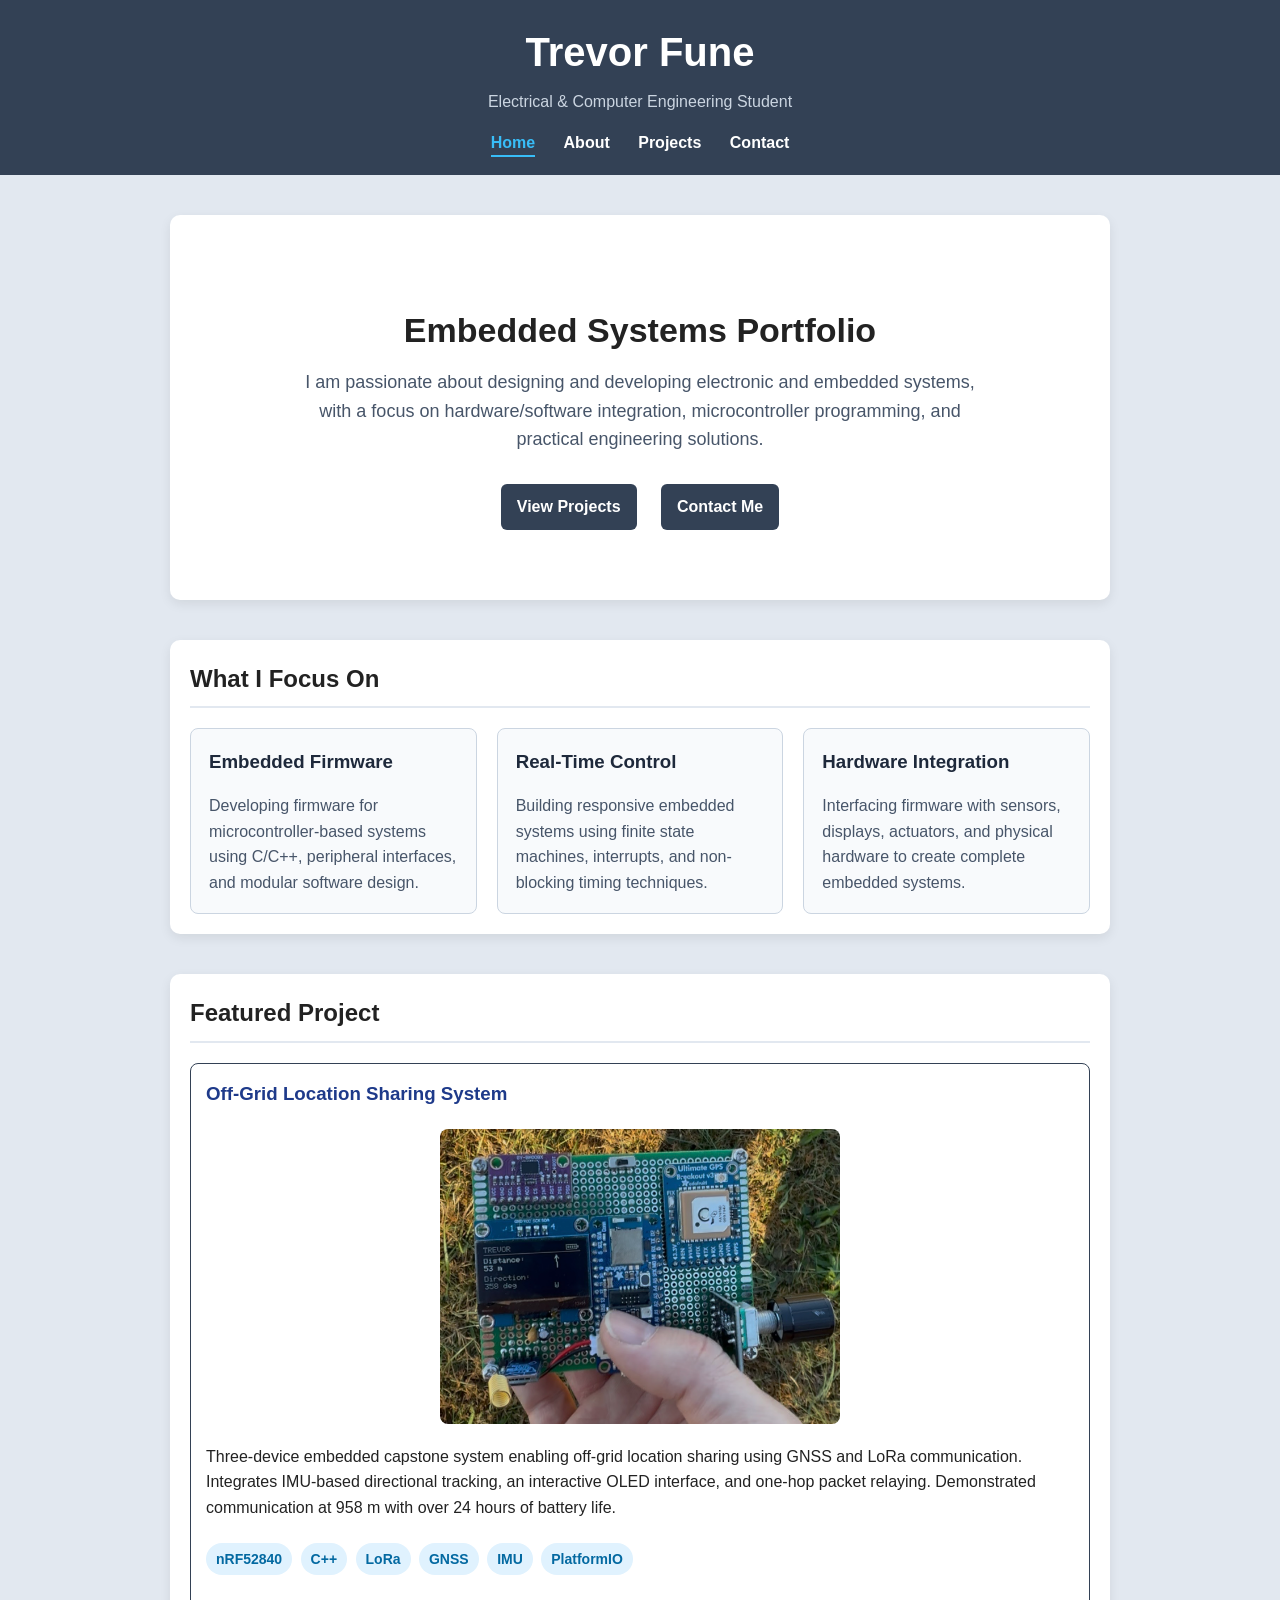
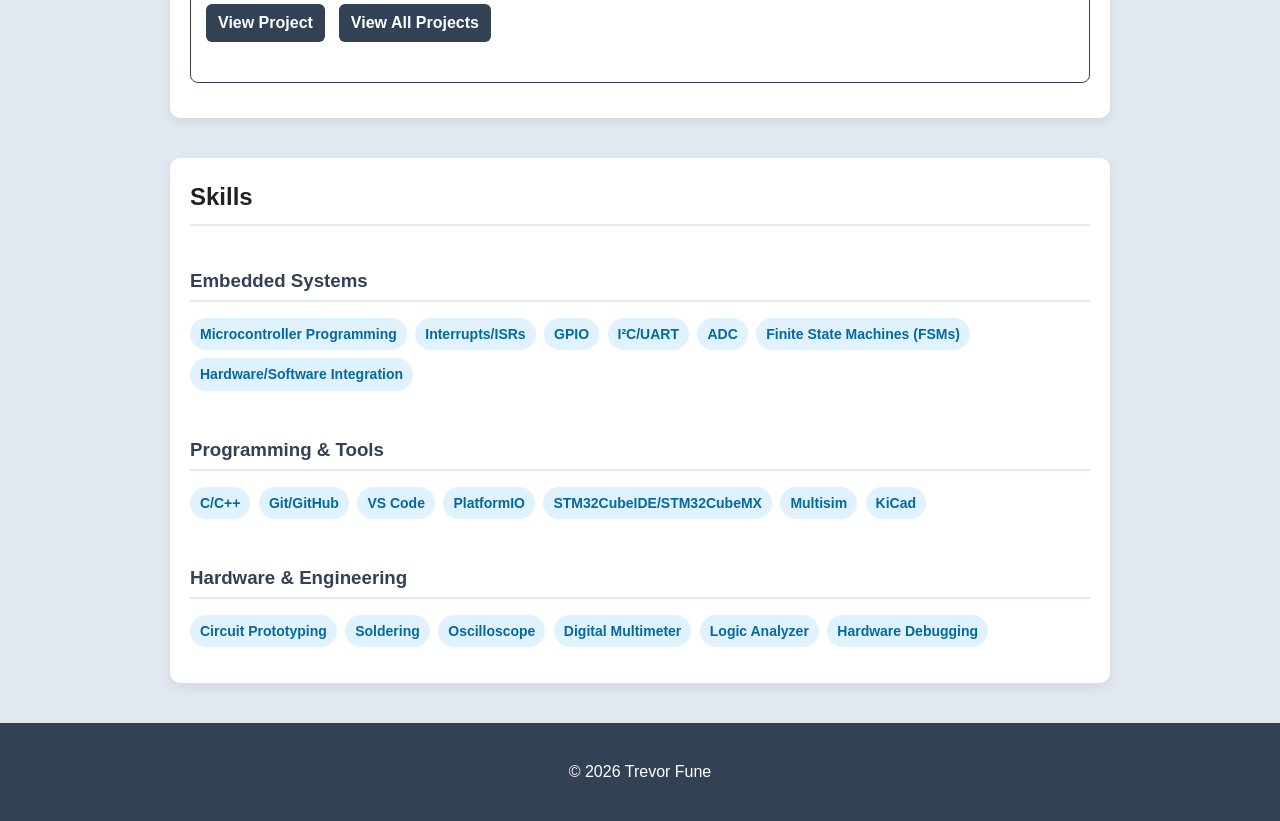
<file: index.html>
<!DOCTYPE html>
<html lang="en">
<head>
    <meta charset="UTF-8">
    <meta name="viewport" content="width=device-width, initial-scale=1.0">
    <title>Trevor Fune | Home</title>
    <link rel="stylesheet" href="style.css">
</head>

<body>
    <header>
        <h1>Trevor Fune</h1>
        <p>Electrical & Computer Engineering Student</p>

        <nav>
            <a href="index.html" class="active">Home</a>
            <a href="about.html">About</a>
            <a href="projects.html">Projects</a>
            <a href="contact.html">Contact</a>
        </nav>
    </header>

    <section class="hero">
        <h1>Embedded Systems Portfolio</h1>

        <p>
            I am passionate about designing and developing
            electronic and embedded systems, with a focus on
            hardware/software integration, microcontroller
            programming, and practical engineering solutions.
        </p>

        <a href="projects.html" class="button">View Projects</a>
        <a href="contact.html" class="button">Contact Me</a>
    </section>

    <section>
        <h2>What I Focus On</h2>

        <div class="focus-grid">
            <div class="focus-card">
                <h3>Embedded Firmware</h3>
                <p>
                    Developing firmware for microcontroller-based systems using
                    C/C++, peripheral interfaces, and modular software design.
                </p>
            </div>

            <div class="focus-card">
                <h3>Real-Time Control</h3>
                <p>
                    Building responsive embedded systems using finite state machines,
                    interrupts, and non-blocking timing techniques.
                </p>
            </div>

            <div class="focus-card">
                <h3>Hardware Integration</h3>
                <p>
                    Interfacing firmware with sensors, displays, actuators, and physical
                    hardware to create complete embedded systems.
                </p>
            </div>
        </div>
    </section>
 
    <section>
        <h2>Featured Project</h2>

        <div class="project">
            <h3>
                <a href="project-off-grid-location-sharing.html">
                    Off-Grid Location Sharing System
                </a>
            </h3>

            <p>
                <img src="images/off-grid-tracking.png"
                    alt="Off-Grid Location Sharing System"
                    width="400">
            </p>

            <p>
                Three-device embedded capstone system enabling off-grid
                location sharing using GNSS and LoRa communication.
                Integrates IMU-based directional tracking, an interactive
                OLED interface, and one-hop packet relaying. Demonstrated
                communication at 958 m with over 24 hours of battery life.
            </p>

            <p class="tags">
                <span>nRF52840</span>
                <span>C++</span>
                <span>LoRa</span>
                <span>GNSS</span>
                <span>IMU</span>
                <span>PlatformIO</span>
            </p>

            <div class="project-links">
                <a href="project-off-grid-location-sharing.html"
                class="button">
                    View Project
                </a>

                <a href="projects.html"
                class="button">
                    View All Projects
                </a>
            </div>
        </div>
    </section>

    <section>
        <h2>Skills</h2>

        <h3>Embedded Systems</h3>
        <p class="tags">
            <span>Microcontroller Programming</span>
            <span>Interrupts/ISRs</span>
            <span>GPIO</span>
            <span>I²C/UART</span>
            <span>ADC</span>
            <span>Finite State Machines (FSMs)</span>
            <span>Hardware/Software Integration</span>
        </p>

        <h3>Programming & Tools</h3>
        <p class="tags">
            <span>C/C++</span>
            <span>Git/GitHub</span>
            <span>VS Code</span>
            <span>PlatformIO</span>
            <span>STM32CubeIDE/STM32CubeMX</span>
            <span>Multisim</span>
            <span>KiCad</span>
        </p>

        <h3>Hardware & Engineering</h3>
        <p class="tags">
            <span>Circuit Prototyping</span>
            <span>Soldering</span>
            <span>Oscilloscope</span>
            <span>Digital Multimeter</span>
            <span>Logic Analyzer</span>
            <span>Hardware Debugging</span>
        </p>
    </section>

    <footer>
        <p>&copy; 2026 Trevor Fune</p>
    </footer>
</body>
</html>
</file>
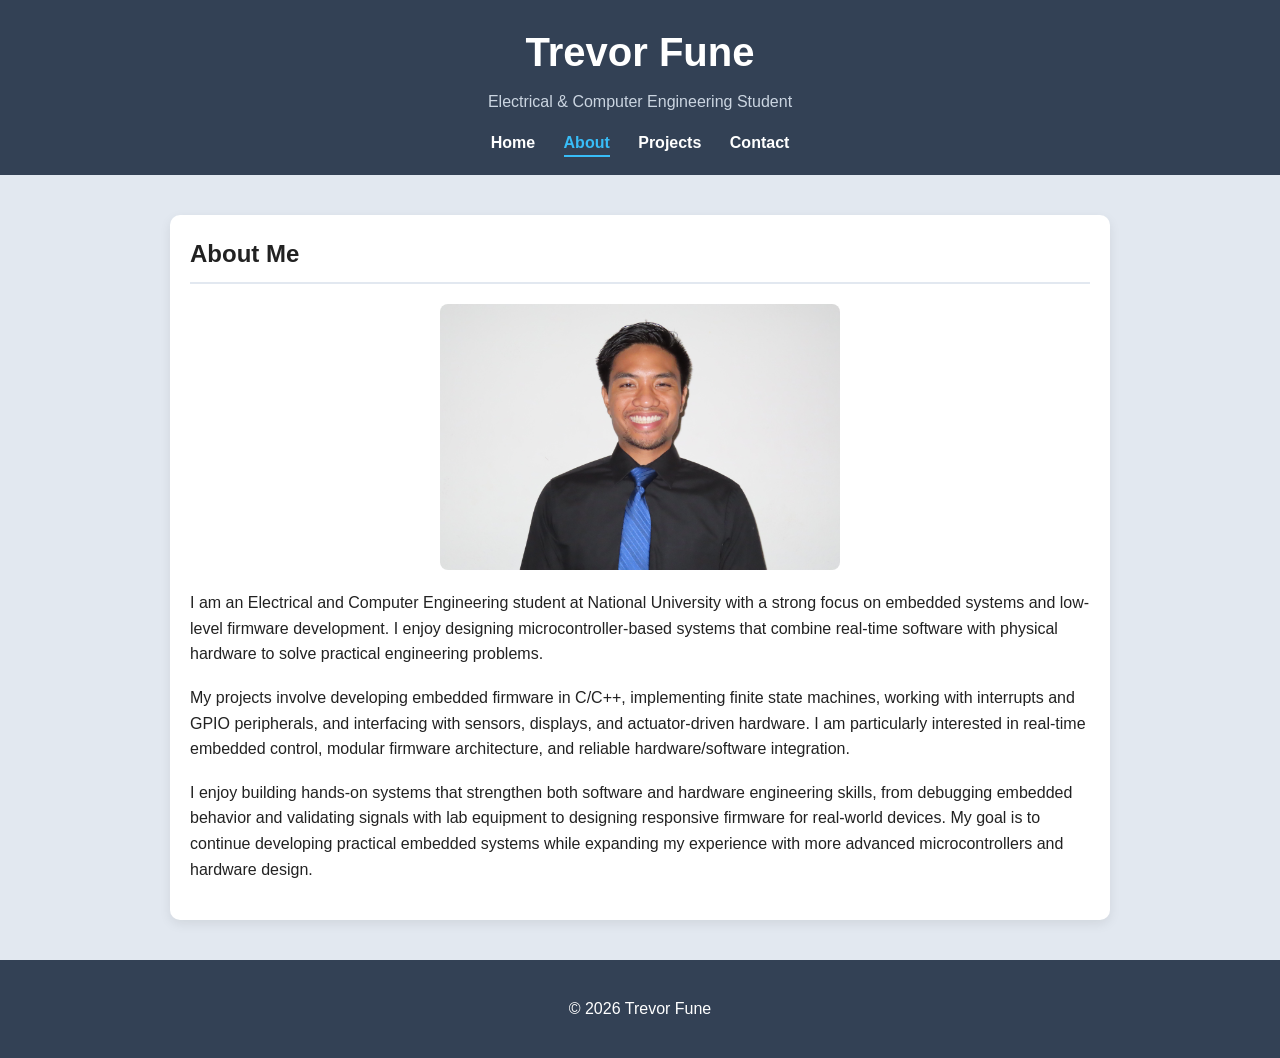
<file: about.html>
<!DOCTYPE html>
<html lang="en">
<head>
    <meta charset="UTF-8">
    <meta name="viewport" content="width=device-width, initial-scale=1.0">
    <title>Trevor Fune | About</title>
    <link rel="stylesheet" href="style.css">
</head>

<body>
    <header>
        <h1>Trevor Fune</h1>
        <p>Electrical & Computer Engineering Student</p>

        <nav>
            <a href="index.html">Home</a>
            <a href="about.html" class="active">About</a>
            <a href="projects.html">Projects</a>
            <a href="contact.html">Contact</a>
        </nav>
    </header>

    <section>
        <h2>About Me</h2>
        <p>
            <img src="images/headshot.jpg" alt="Fune-Trevor-Headshot" width="400">
        </p>
        
        <p>
            I am an Electrical and Computer Engineering student at National University
            with a strong focus on embedded systems and low-level firmware development.
            I enjoy designing microcontroller-based systems that combine real-time software
            with physical hardware to solve practical engineering problems.
        </p>

        <p>
            My projects involve developing embedded firmware in C/C++, implementing
            finite state machines, working with interrupts and GPIO peripherals,
            and interfacing with sensors, displays, and actuator-driven hardware.
            I am particularly interested in real-time embedded control, modular firmware
            architecture, and reliable hardware/software integration.
        </p>

        <p>
            I enjoy building hands-on systems that strengthen both software and hardware
            engineering skills, from debugging embedded behavior and validating signals
            with lab equipment to designing responsive firmware for real-world devices.
            My goal is to continue developing practical embedded systems while expanding
            my experience with more advanced microcontrollers and hardware design.
        </p>
    </section>

    <footer>
        <p>&copy; 2026 Trevor Fune</p>
    </footer>
</body>
</html>
</file>
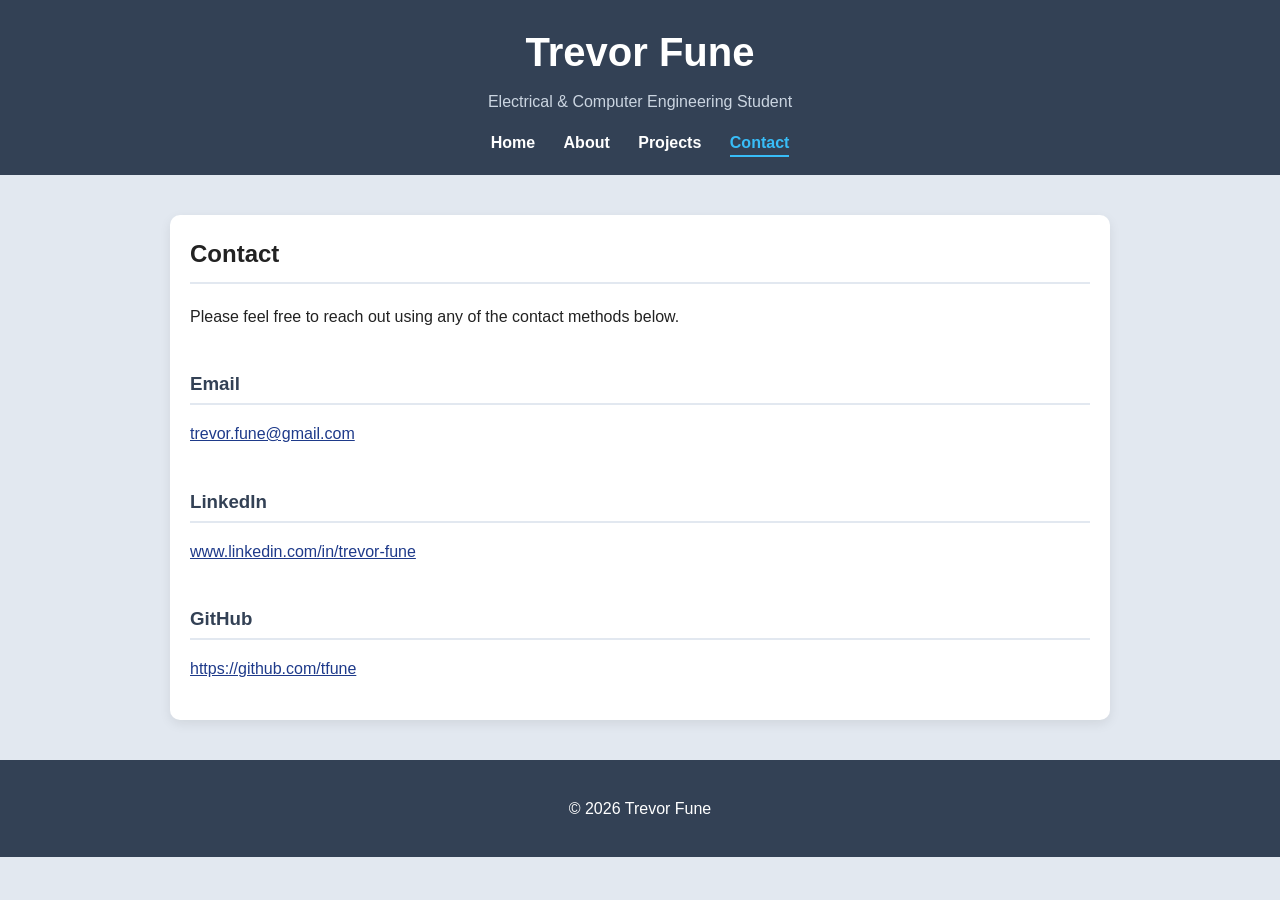
<file: contact.html>
<!DOCTYPE html>
<html lang="en">
<head>
    <meta charset="UTF-8">
    <meta name="viewport" content="width=device-width, initial-scale=1.0">
    <title>Trevor Fune | Contact</title>
    <link rel="stylesheet" href="style.css">
</head>

<body>
    <header>
        <h1>Trevor Fune</h1>
        <p>Electrical & Computer Engineering Student</p>

        <nav>
            <a href="index.html">Home</a>
            <a href="about.html">About</a>
            <a href="projects.html">Projects</a>
            <a href="contact.html" class="active">Contact</a>
        </nav>
    </header>

    <section>
        <h2>Contact</h2>
        <p>Please feel free to reach out using any of the contact methods below.</p>

        <h3>Email</h3>
        <p><a href="mailto:trevor.fune@gmail.com">trevor.fune@gmail.com</a></p>

        <h3>LinkedIn</h3>
        <p><a href="https://www.linkedin.com/in/trevor-fune">www.linkedin.com/in/trevor-fune</a></p>

        <h3>GitHub</h3>
        <p><a href="https://github.com/tfune">https://github.com/tfune</a></p>
    </section>

    <footer>
        <p>&copy; 2026 Trevor Fune</p>
    </footer>
</body>
</html>
</file>
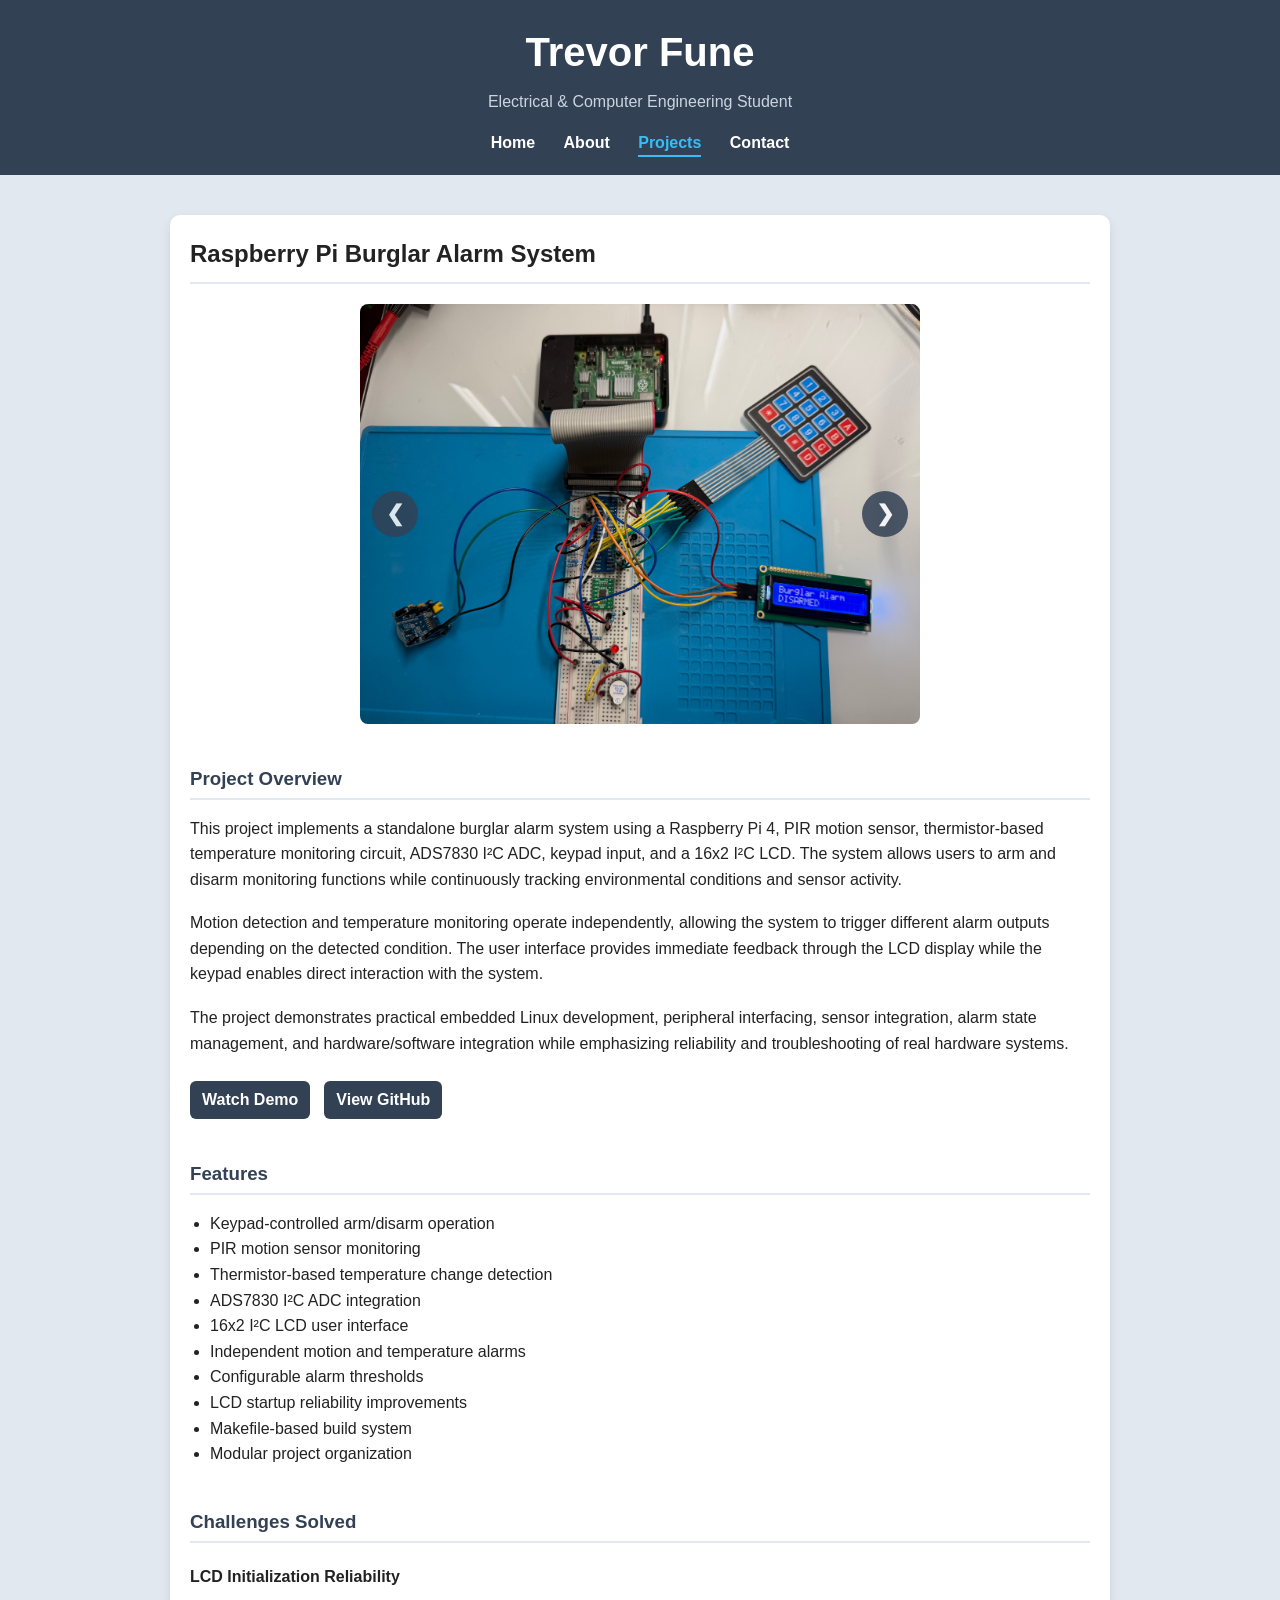
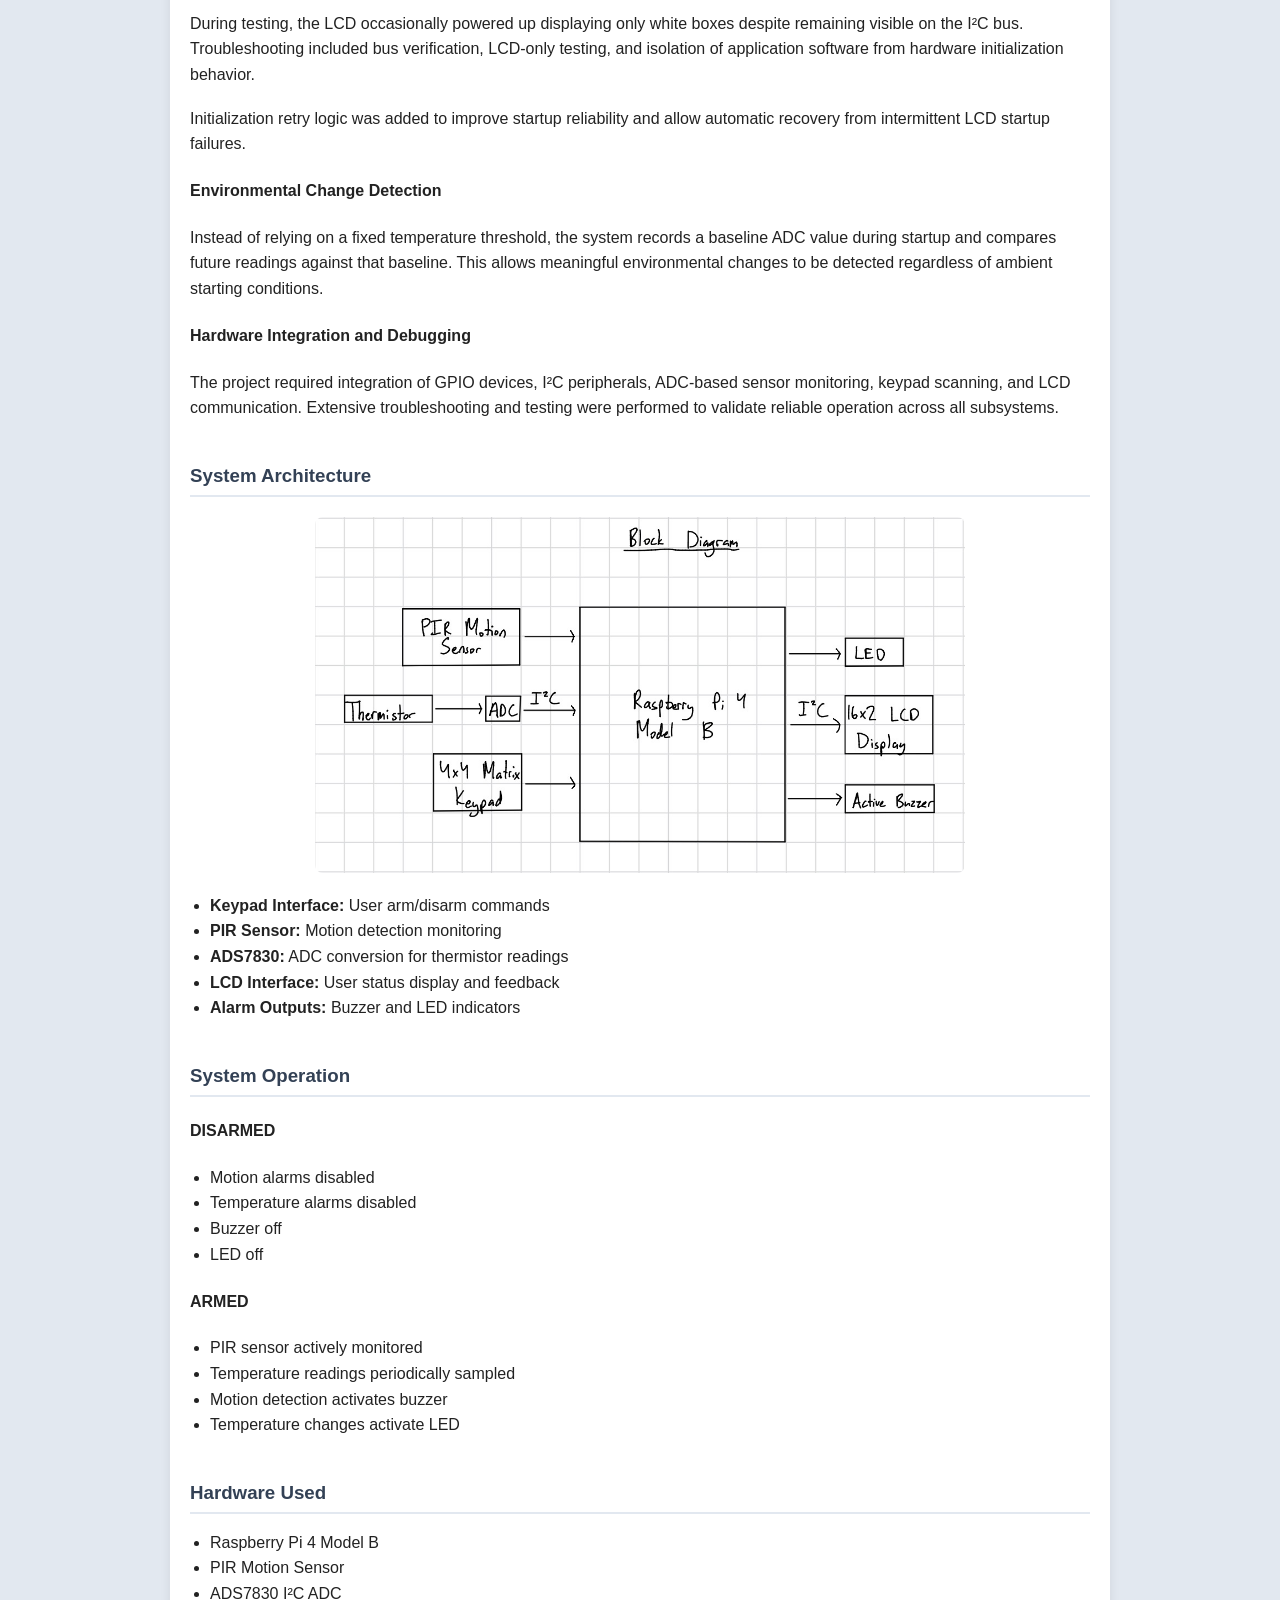
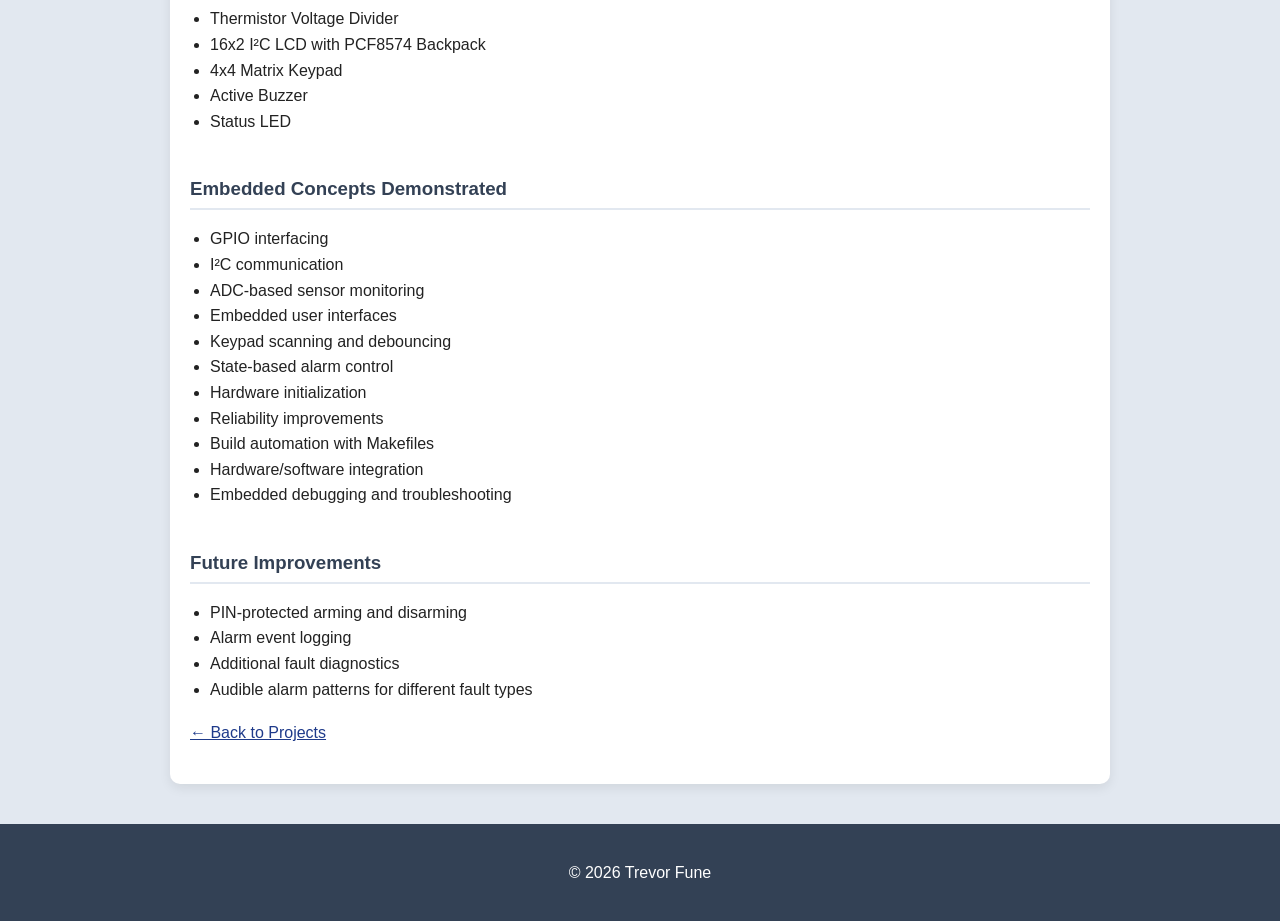
<file: project-burglar-alarm.html>
<!DOCTYPE html>
<html lang="en">
<head>
    <meta charset="UTF-8">
    <meta name="viewport" content="width=device-width, initial-scale=1.0">
    <title>Trevor Fune | Raspberry Pi Burglar Alarm System</title>
    <link rel="stylesheet" href="style.css">
</head>

<body>

<header>
    <h1>Trevor Fune</h1>
    <p>Electrical & Computer Engineering Student</p>

    <nav>
        <a href="index.html">Home</a>
        <a href="about.html">About</a>
        <a href="projects.html" class="active">Projects</a>
        <a href="contact.html">Contact</a>
    </nav>
</header>

<section>

    <h2>Raspberry Pi Burglar Alarm System</h2>

    <div class="carousel">

        <button class="carousel-button prev">&#10094;</button>

        <img id="carousel-image"
             src="images/burglar_alarm_system_overview.jpg"
             alt="Raspberry Pi Burglar Alarm System">

        <button class="carousel-button next">&#10095;</button>

    </div>

    <h3>Project Overview</h3>

    <p>
        This project implements a standalone burglar alarm system using a
        Raspberry Pi 4, PIR motion sensor, thermistor-based temperature
        monitoring circuit, ADS7830 I²C ADC, keypad input, and a 16x2 I²C LCD.
        The system allows users to arm and disarm monitoring functions while
        continuously tracking environmental conditions and sensor activity.
    </p>

    <p>
        Motion detection and temperature monitoring operate independently,
        allowing the system to trigger different alarm outputs depending on
        the detected condition. The user interface provides immediate feedback
        through the LCD display while the keypad enables direct interaction
        with the system.
    </p>

    <p>
        The project demonstrates practical embedded Linux development,
        peripheral interfacing, sensor integration, alarm state management,
        and hardware/software integration while emphasizing reliability and
        troubleshooting of real hardware systems.
    </p>

    <div class="project-links">

        <a href="https://youtu.be/phs9qyAsqX4"
            target="_blank"
            class="button">
            Watch Demo
        </a>

        <a href="https://github.com/tfune/burglar-alarm-system"
           target="_blank"
           class="button">
            View GitHub
        </a>

    </div>

    <h3>Features</h3>

    <ul>
        <li>Keypad-controlled arm/disarm operation</li>
        <li>PIR motion sensor monitoring</li>
        <li>Thermistor-based temperature change detection</li>
        <li>ADS7830 I²C ADC integration</li>
        <li>16x2 I²C LCD user interface</li>
        <li>Independent motion and temperature alarms</li>
        <li>Configurable alarm thresholds</li>
        <li>LCD startup reliability improvements</li>
        <li>Makefile-based build system</li>
        <li>Modular project organization</li>
    </ul>

    <h3>Challenges Solved</h3>

    <h4>LCD Initialization Reliability</h4>

    <p>
        During testing, the LCD occasionally powered up displaying only white
        boxes despite remaining visible on the I²C bus. Troubleshooting
        included bus verification, LCD-only testing, and isolation of
        application software from hardware initialization behavior.
    </p>

    <p>
        Initialization retry logic was added to improve startup reliability
        and allow automatic recovery from intermittent LCD startup failures.
    </p>

    <h4>Environmental Change Detection</h4>

    <p>
        Instead of relying on a fixed temperature threshold, the system
        records a baseline ADC value during startup and compares future
        readings against that baseline. This allows meaningful environmental
        changes to be detected regardless of ambient starting conditions.
    </p>

    <h4>Hardware Integration and Debugging</h4>

    <p>
        The project required integration of GPIO devices, I²C peripherals,
        ADC-based sensor monitoring, keypad scanning, and LCD communication.
        Extensive troubleshooting and testing were performed to validate
        reliable operation across all subsystems.
    </p>

    <h3>System Architecture</h3>

    <p>
        <img src="images/burglar_alarm_block_diagram.png"
             alt="System Architecture Diagram"
             width="650">
    </p>

    <ul>
        <li><strong>Keypad Interface:</strong> User arm/disarm commands</li>
        <li><strong>PIR Sensor:</strong> Motion detection monitoring</li>
        <li><strong>ADS7830:</strong> ADC conversion for thermistor readings</li>
        <li><strong>LCD Interface:</strong> User status display and feedback</li>
        <li><strong>Alarm Outputs:</strong> Buzzer and LED indicators</li>
    </ul>

    <h3>System Operation</h3>

    <h4>DISARMED</h4>

    <ul>
        <li>Motion alarms disabled</li>
        <li>Temperature alarms disabled</li>
        <li>Buzzer off</li>
        <li>LED off</li>
    </ul>

    <h4>ARMED</h4>

    <ul>
        <li>PIR sensor actively monitored</li>
        <li>Temperature readings periodically sampled</li>
        <li>Motion detection activates buzzer</li>
        <li>Temperature changes activate LED</li>
    </ul>

    <h3>Hardware Used</h3>

    <ul>
        <li>Raspberry Pi 4 Model B</li>
        <li>PIR Motion Sensor</li>
        <li>ADS7830 I²C ADC</li>
        <li>Thermistor Voltage Divider</li>
        <li>16x2 I²C LCD with PCF8574 Backpack</li>
        <li>4x4 Matrix Keypad</li>
        <li>Active Buzzer</li>
        <li>Status LED</li>
    </ul>

    <h3>Embedded Concepts Demonstrated</h3>

    <ul>
        <li>GPIO interfacing</li>
        <li>I²C communication</li>
        <li>ADC-based sensor monitoring</li>
        <li>Embedded user interfaces</li>
        <li>Keypad scanning and debouncing</li>
        <li>State-based alarm control</li>
        <li>Hardware initialization</li>
        <li>Reliability improvements</li>
        <li>Build automation with Makefiles</li>
        <li>Hardware/software integration</li>
        <li>Embedded debugging and troubleshooting</li>
    </ul>

    <h3>Future Improvements</h3>

    <ul>
        <li>PIN-protected arming and disarming</li>
        <li>Alarm event logging</li>
        <li>Additional fault diagnostics</li>
        <li>Audible alarm patterns for different fault types</li>
    </ul>

    <p>
        <a href="projects.html">&larr; Back to Projects</a>
    </p>

</section>

<footer>
    <p>&copy; 2026 Trevor Fune</p>
</footer>

<script>

const images = [
    "images/burglar_alarm_system_overview.jpg",
    "images/burglar_alarm_armed_state.jpg",
    "images/burglar_alarm_close_up.jpg"
];

let currentImage = 0;

const carouselImage = document.getElementById("carousel-image");

document.querySelector(".next").addEventListener("click", () => {
    currentImage++;

    if(currentImage >= images.length) {
        currentImage = 0;
    }

    carouselImage.src = images[currentImage];
});

document.querySelector(".prev").addEventListener("click", () => {
    currentImage--;

    if(currentImage < 0) {
        currentImage = images.length - 1;
    }

    carouselImage.src = images[currentImage];
});

</script>

</body>
</html>
</file>
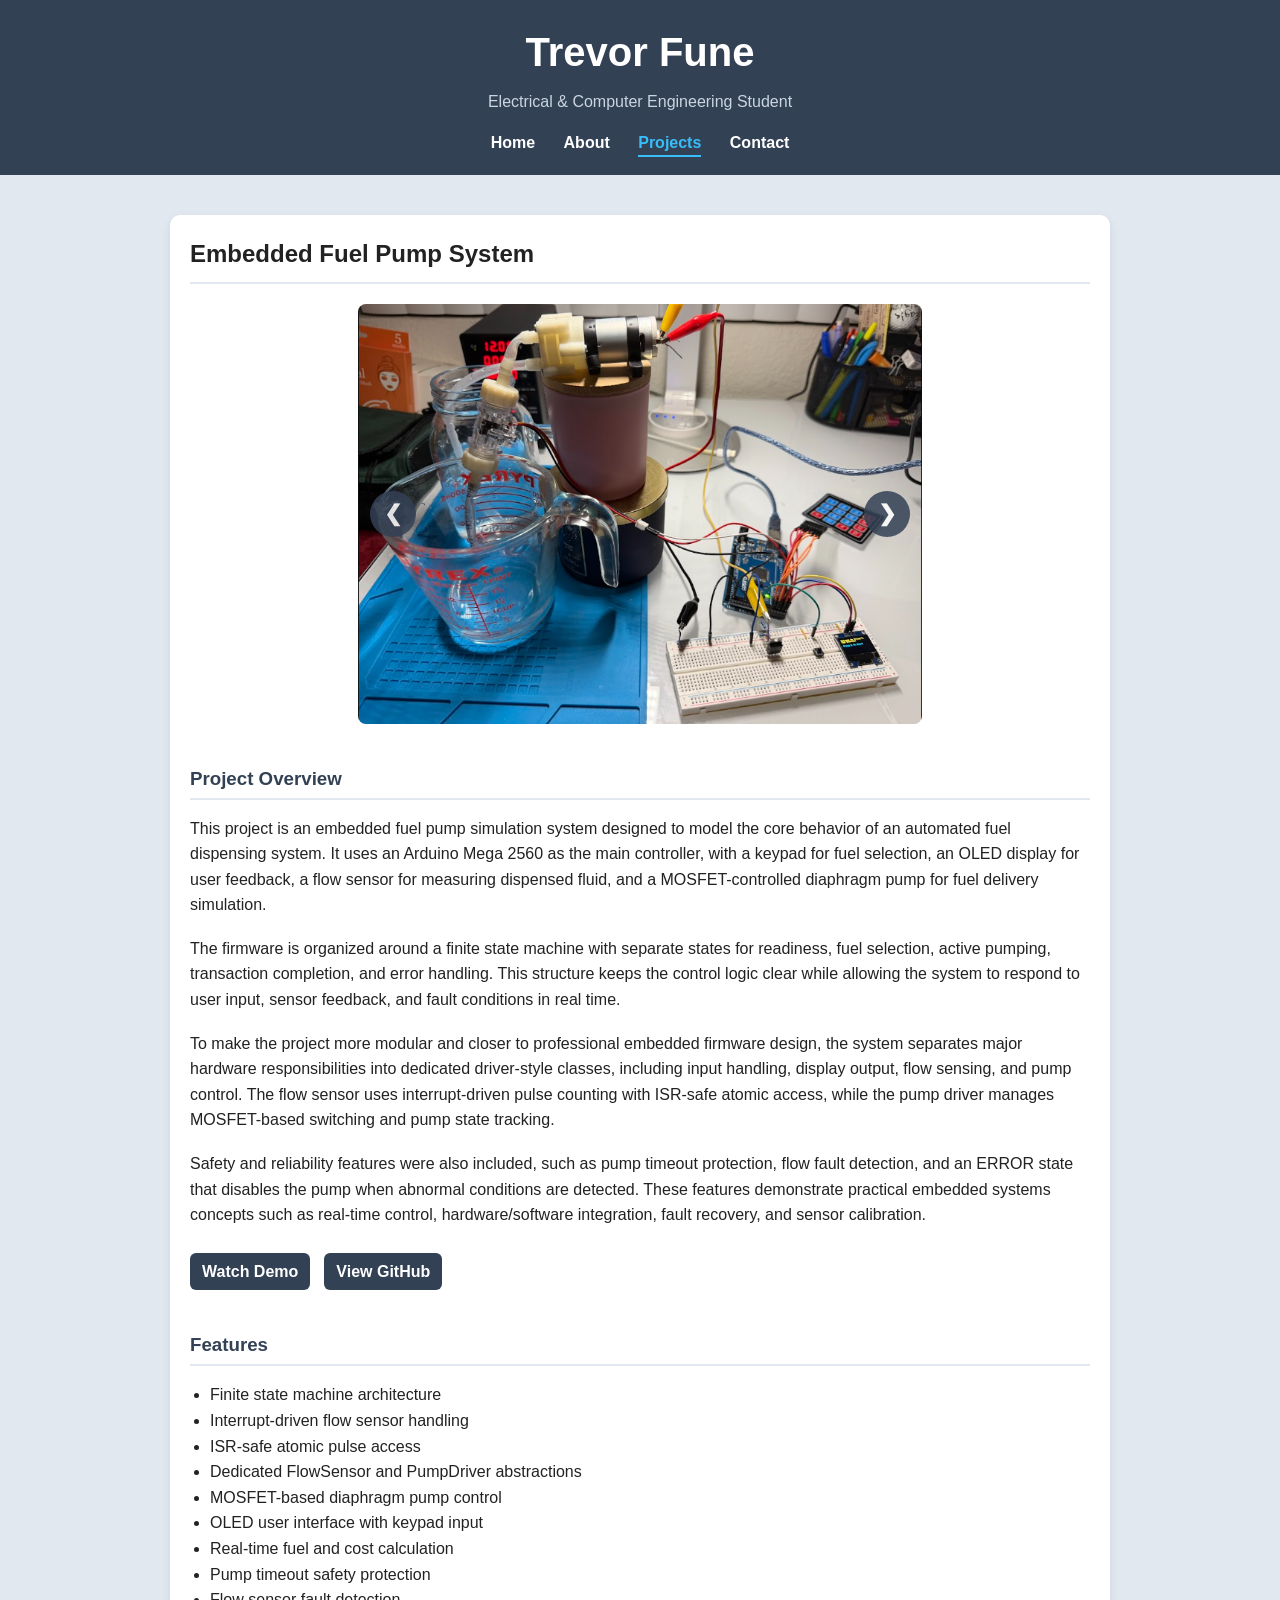
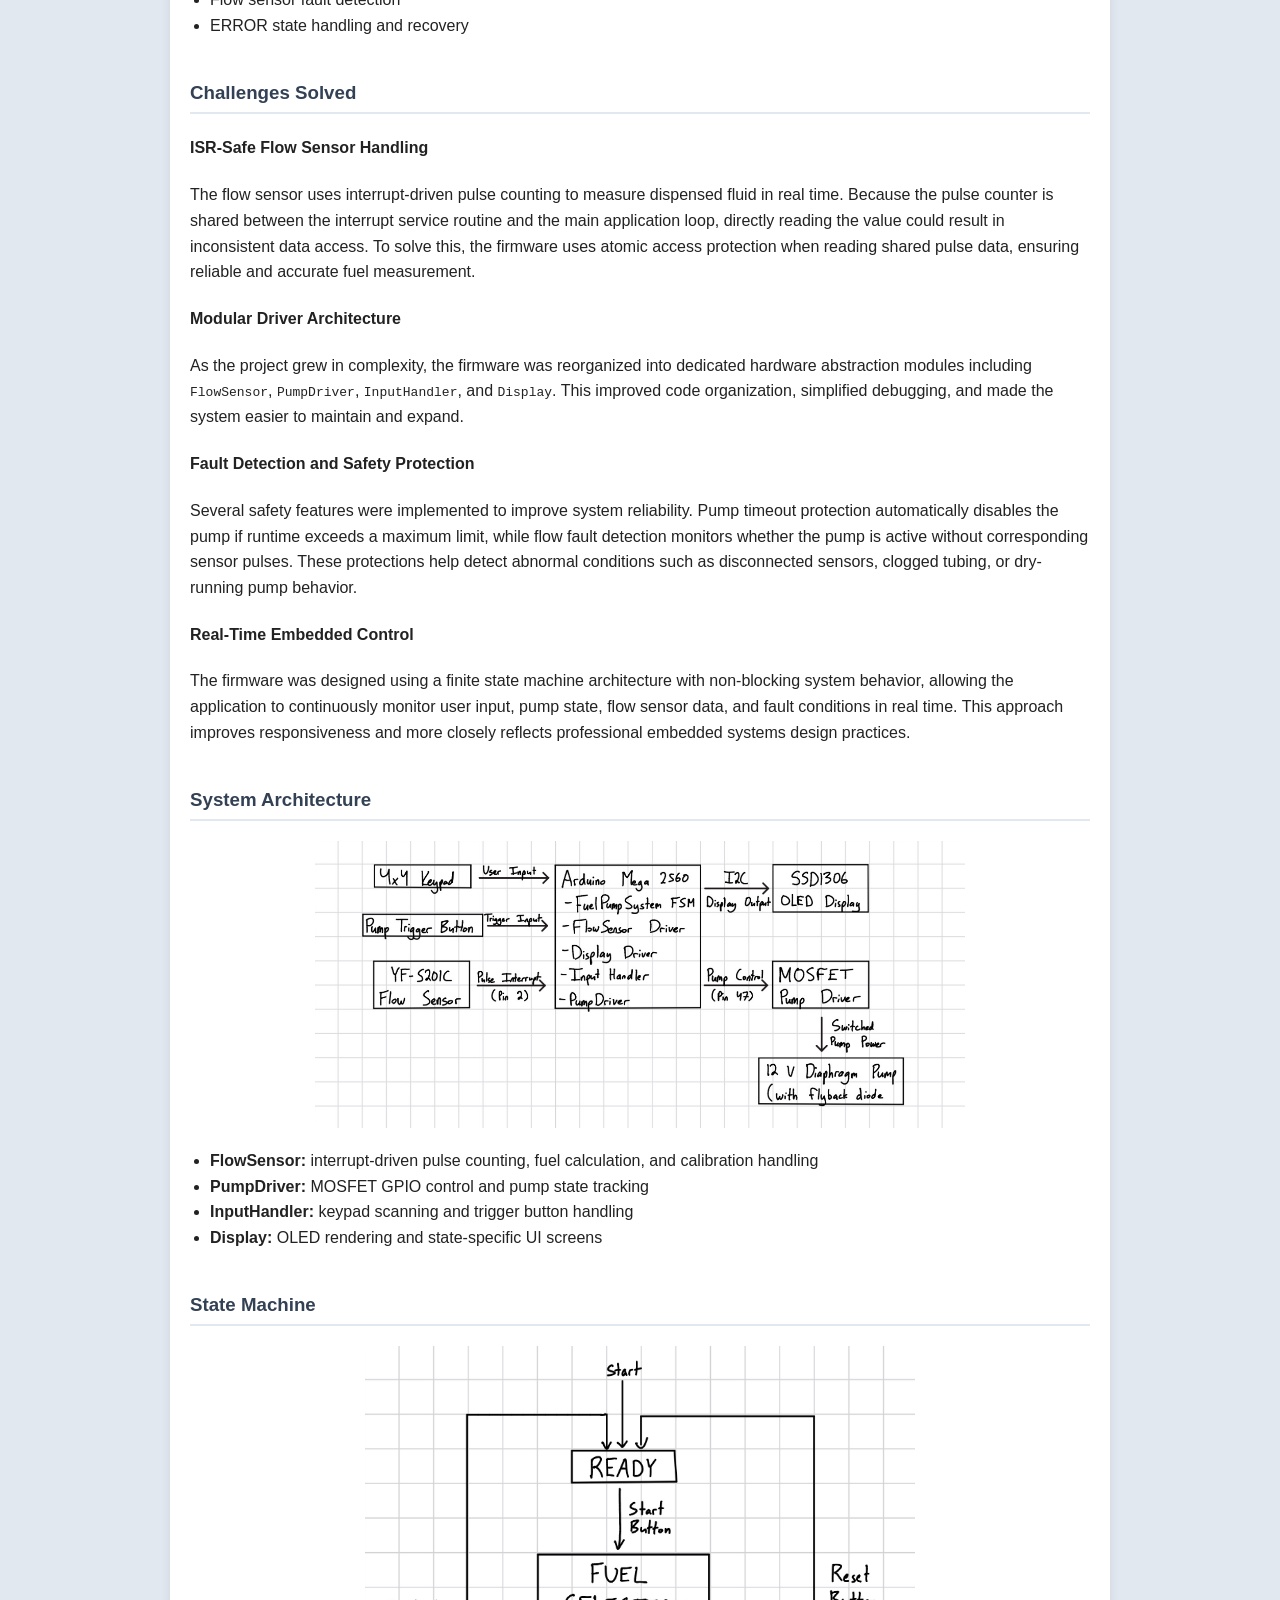
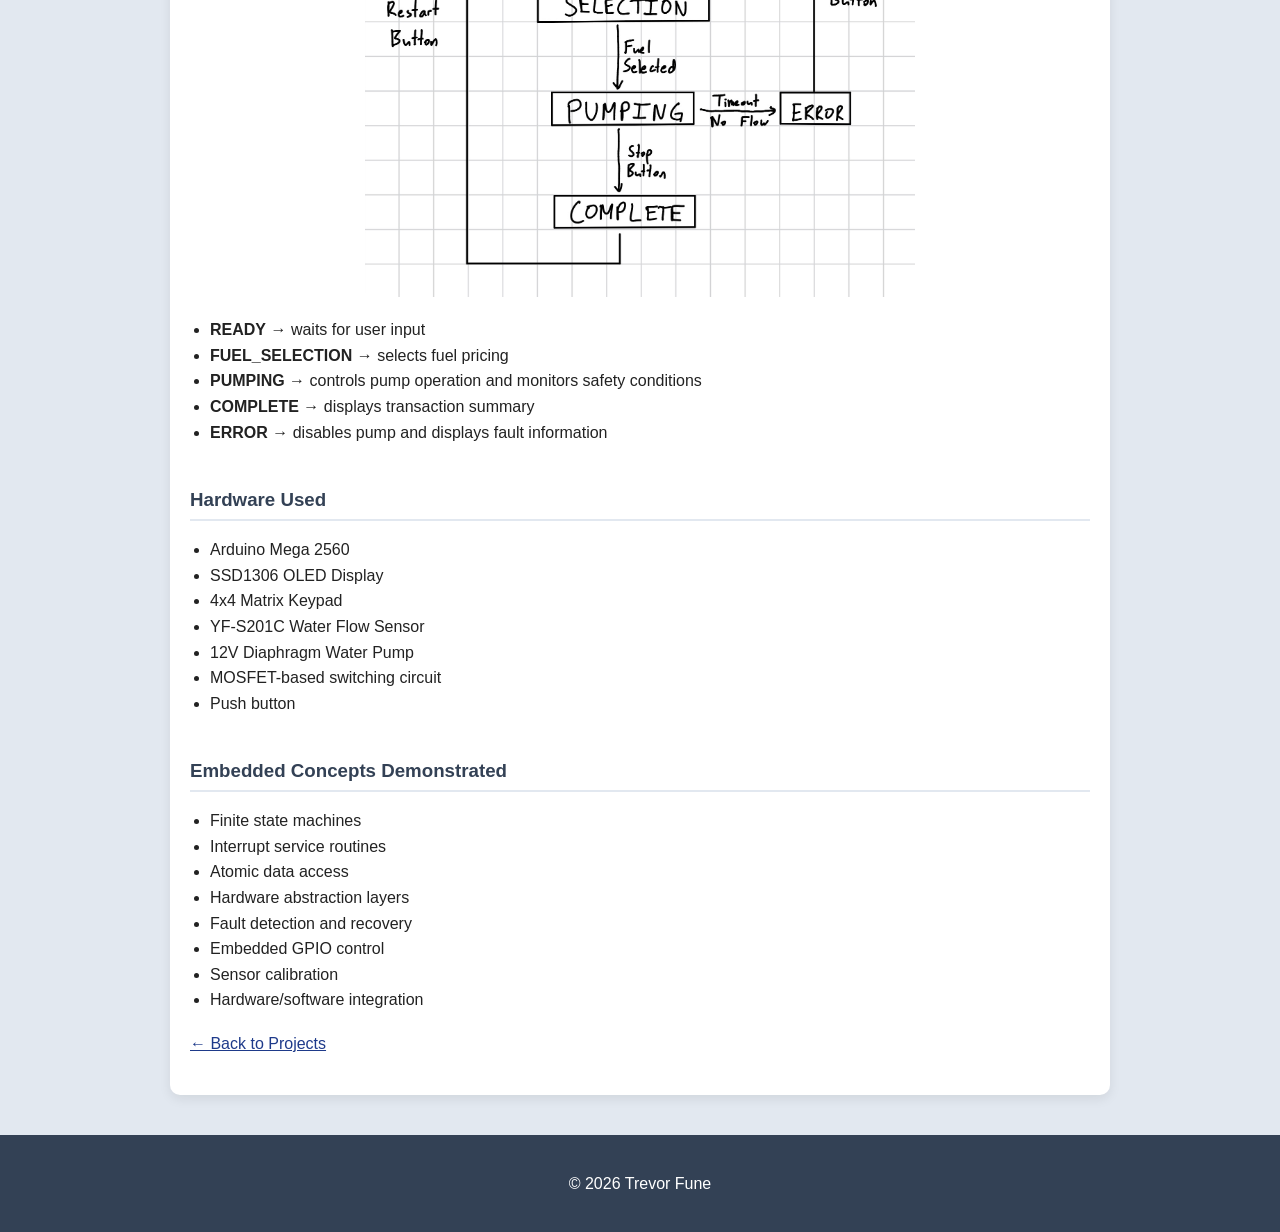
<file: project-fuel-pump.html>
<!DOCTYPE html>
<html lang="en">
<head>
    <meta charset="UTF-8">
    <meta name="viewport" content="width=device-width, initial-scale=1.0">
    <title>Trevor Fune | Embedded Fuel Pump System</title>
    <link rel="stylesheet" href="style.css">
</head>

<body>
    <header>
        <h1>Trevor Fune</h1>
        <p>Electrical & Computer Engineering Student</p>

        <nav>
            <a href="index.html">Home</a>
            <a href="about.html">About</a>
            <a href="projects.html" class="active">Projects</a>
            <a href="contact.html">Contact</a>
        </nav>
    </header>

    <section>
        <h2>Embedded Fuel Pump System</h2>

        <div class="carousel">

            <button class="carousel-button prev">&#10094;</button>

            <img id="carousel-image"
                src="images/fuel_pump_system_overview.png"
                alt="Embedded Fuel Pump System">

            <button class="carousel-button next">&#10095;</button>

        </div>
        
        <h3>Project Overview</h3>

        <p>
            This project is an embedded fuel pump simulation system designed to model
            the core behavior of an automated fuel dispensing system. It uses an
            Arduino Mega 2560 as the main controller, with a keypad for fuel selection,
            an OLED display for user feedback, a flow sensor for measuring dispensed
            fluid, and a MOSFET-controlled diaphragm pump for fuel delivery simulation.
        </p>

        <p>
            The firmware is organized around a finite state machine with separate
            states for readiness, fuel selection, active pumping, transaction completion,
            and error handling. This structure keeps the control logic clear while
            allowing the system to respond to user input, sensor feedback, and fault
            conditions in real time.
        </p>

        <p>
            To make the project more modular and closer to professional embedded
            firmware design, the system separates major hardware responsibilities into
            dedicated driver-style classes, including input handling, display output,
            flow sensing, and pump control. The flow sensor uses interrupt-driven pulse
            counting with ISR-safe atomic access, while the pump driver manages
            MOSFET-based switching and pump state tracking.
        </p>

        <p>
            Safety and reliability features were also included, such as pump timeout
            protection, flow fault detection, and an ERROR state that disables the pump
            when abnormal conditions are detected. These features demonstrate practical
            embedded systems concepts such as real-time control, hardware/software
            integration, fault recovery, and sensor calibration.
        </p>

        <div class="project-links">

            <a href="https://youtu.be/fImaIKWJgsk?si=xv2-76FXsg5NL78J"
            target="_blank"
            class="button">
                Watch Demo
            </a>

            <a href="https://github.com/tfune/embedded-fuel-pump-system"
            target="_blank"
            class="button">
                View GitHub
            </a>

        </div>

        <h3>Features</h3>

        <ul>
            <li>Finite state machine architecture</li>
            <li>Interrupt-driven flow sensor handling</li>
            <li>ISR-safe atomic pulse access</li>
            <li>Dedicated FlowSensor and PumpDriver abstractions</li>
            <li>MOSFET-based diaphragm pump control</li>
            <li>OLED user interface with keypad input</li>
            <li>Real-time fuel and cost calculation</li>
            <li>Pump timeout safety protection</li>
            <li>Flow sensor fault detection</li>
            <li>ERROR state handling and recovery</li>
        </ul>

        <h3>Challenges Solved</h3>

        <h4>ISR-Safe Flow Sensor Handling</h4>

        <p>
            The flow sensor uses interrupt-driven pulse counting to measure dispensed
            fluid in real time. Because the pulse counter is shared between the interrupt
            service routine and the main application loop, directly reading the value
            could result in inconsistent data access. To solve this, the firmware uses
            atomic access protection when reading shared pulse data, ensuring reliable
            and accurate fuel measurement.
        </p>

        <h4>Modular Driver Architecture</h4>

        <p>
            As the project grew in complexity, the firmware was reorganized into
            dedicated hardware abstraction modules including <code>FlowSensor</code>,
            <code>PumpDriver</code>, <code>InputHandler</code>, and <code>Display</code>.
            This improved code organization, simplified debugging, and made the system
            easier to maintain and expand.
        </p>

        <h4>Fault Detection and Safety Protection</h4>

        <p>
            Several safety features were implemented to improve system reliability.
            Pump timeout protection automatically disables the pump if runtime exceeds
            a maximum limit, while flow fault detection monitors whether the pump is
            active without corresponding sensor pulses. These protections help detect
            abnormal conditions such as disconnected sensors, clogged tubing, or
            dry-running pump behavior.
        </p>

        <h4>Real-Time Embedded Control</h4>

        <p>
            The firmware was designed using a finite state machine architecture with
            non-blocking system behavior, allowing the application to continuously
            monitor user input, pump state, flow sensor data, and fault conditions in
            real time. This approach improves responsiveness and more closely reflects
            professional embedded systems design practices.
        </p>

        <h3>System Architecture</h3>

        <p>
            <img src="images/fuel_pump_system_diagram.png"
                 alt="System Architecture Diagram"
                 width="650">
        </p>

        <ul>
            <li><strong>FlowSensor:</strong> interrupt-driven pulse counting, fuel calculation, and calibration handling</li>
            <li><strong>PumpDriver:</strong> MOSFET GPIO control and pump state tracking</li>
            <li><strong>InputHandler:</strong> keypad scanning and trigger button handling</li>
            <li><strong>Display:</strong> OLED rendering and state-specific UI screens</li>
        </ul>

        <h3>State Machine</h3>

        <p>
            <img src="images/fuel_pump_state_machine.png"
                 alt="State Machine Diagram"
                 width="550">
        </p>

        <ul>
            <li><strong>READY</strong> → waits for user input</li>
            <li><strong>FUEL_SELECTION</strong> → selects fuel pricing</li>
            <li><strong>PUMPING</strong> → controls pump operation and monitors safety conditions</li>
            <li><strong>COMPLETE</strong> → displays transaction summary</li>
            <li><strong>ERROR</strong> → disables pump and displays fault information</li>
        </ul>

        <h3>Hardware Used</h3>

        <ul>
            <li>Arduino Mega 2560</li>
            <li>SSD1306 OLED Display</li>
            <li>4x4 Matrix Keypad</li>
            <li>YF-S201C Water Flow Sensor</li>
            <li>12V Diaphragm Water Pump</li>
            <li>MOSFET-based switching circuit</li>
            <li>Push button</li>
        </ul>

        <h3>Embedded Concepts Demonstrated</h3>

        <ul>
            <li>Finite state machines</li>
            <li>Interrupt service routines</li>
            <li>Atomic data access</li>
            <li>Hardware abstraction layers</li>
            <li>Fault detection and recovery</li>
            <li>Embedded GPIO control</li>
            <li>Sensor calibration</li>
            <li>Hardware/software integration</li>
        </ul>

        <p>
            <a href="projects.html">&larr; Back to Projects</a>
        </p>
    </section>

    <footer>
        <p>&copy; 2026 Trevor Fune</p>
    </footer>

    <script>

        const images = [
            "images/fuel_pump_system_overview.png",
            "images/fuel_pump_hardware.png",
            "images/fuel_pump_oled.png"
        ];

        let currentImage = 0;

        const carouselImage = document.getElementById("carousel-image");

        document.querySelector(".next").addEventListener("click", () => {
            currentImage++;

            if(currentImage >= images.length) {
                currentImage = 0;
            }

            carouselImage.src = images[currentImage];
        });

        document.querySelector(".prev").addEventListener("click", () => {
            currentImage--;

            if(currentImage < 0) {
                currentImage = images.length - 1;
            }

            carouselImage.src = images[currentImage];
        });

    </script>
</body>
</html>
</file>
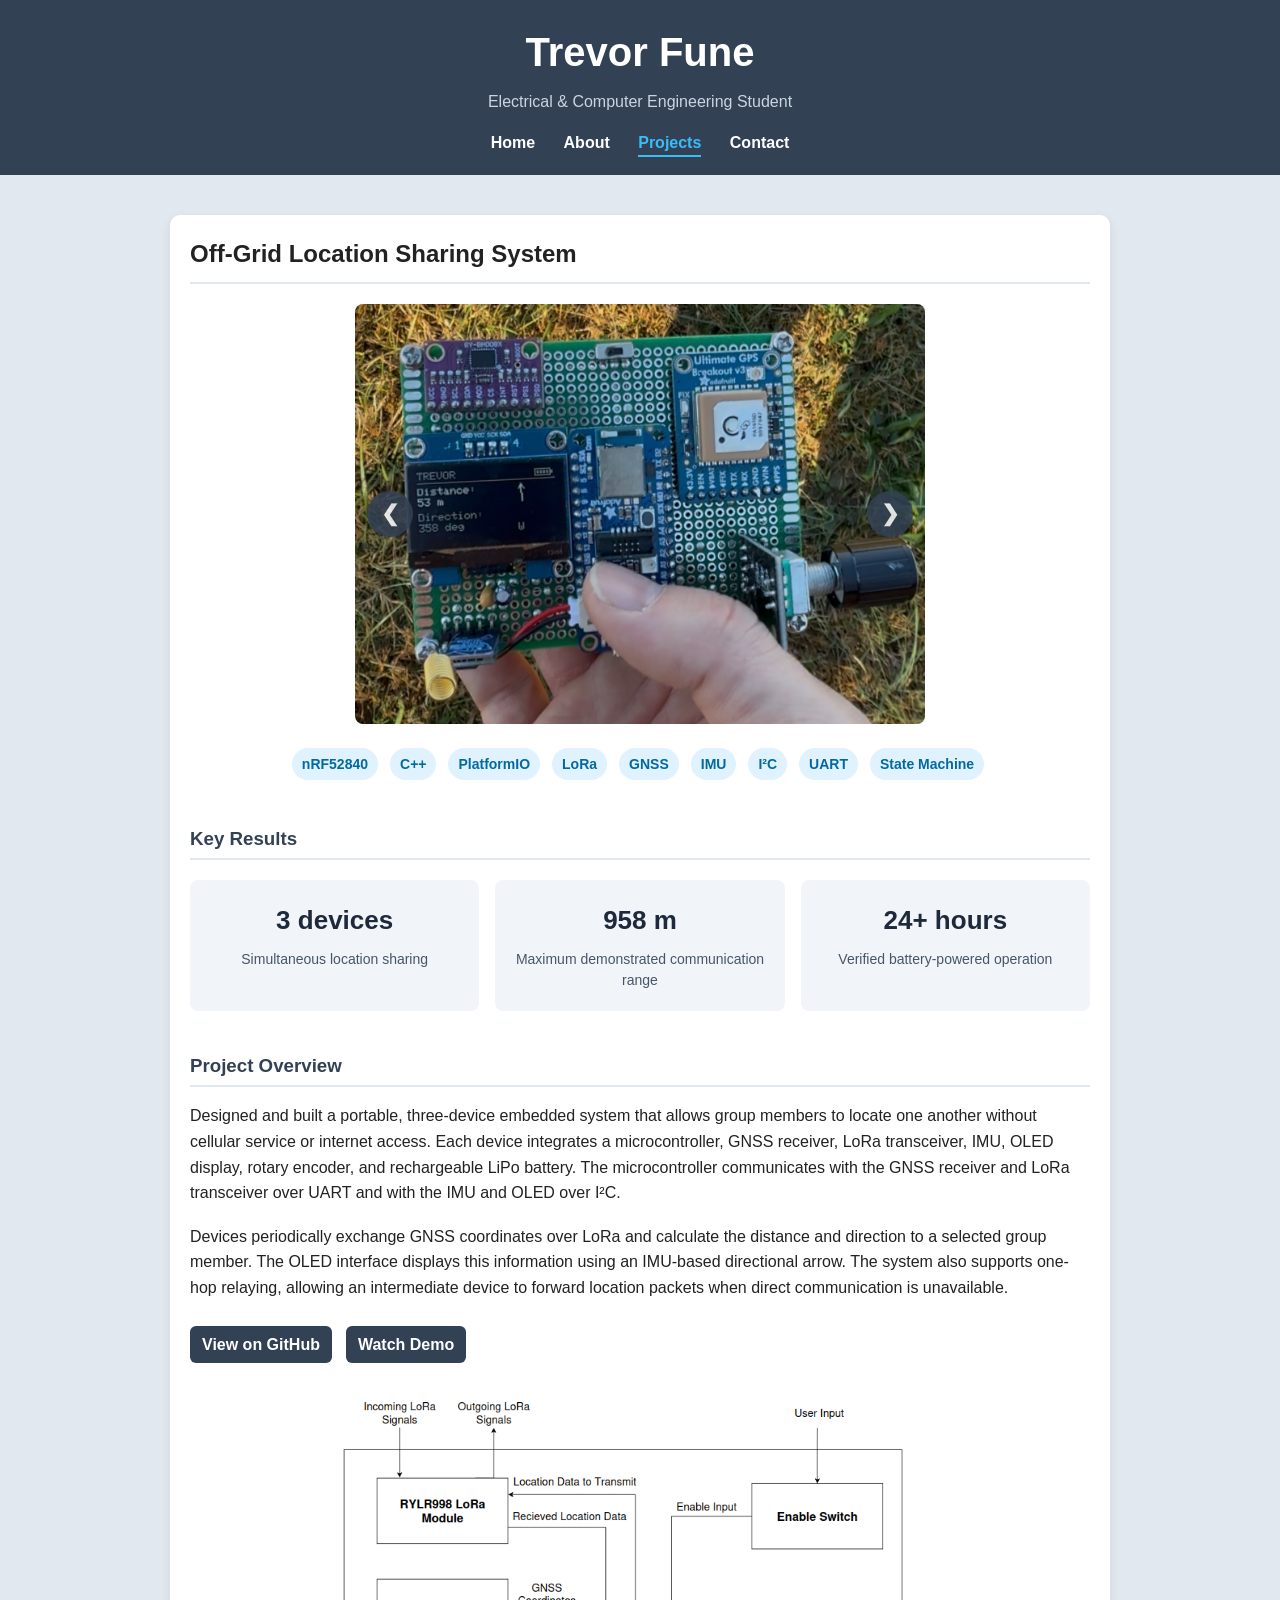
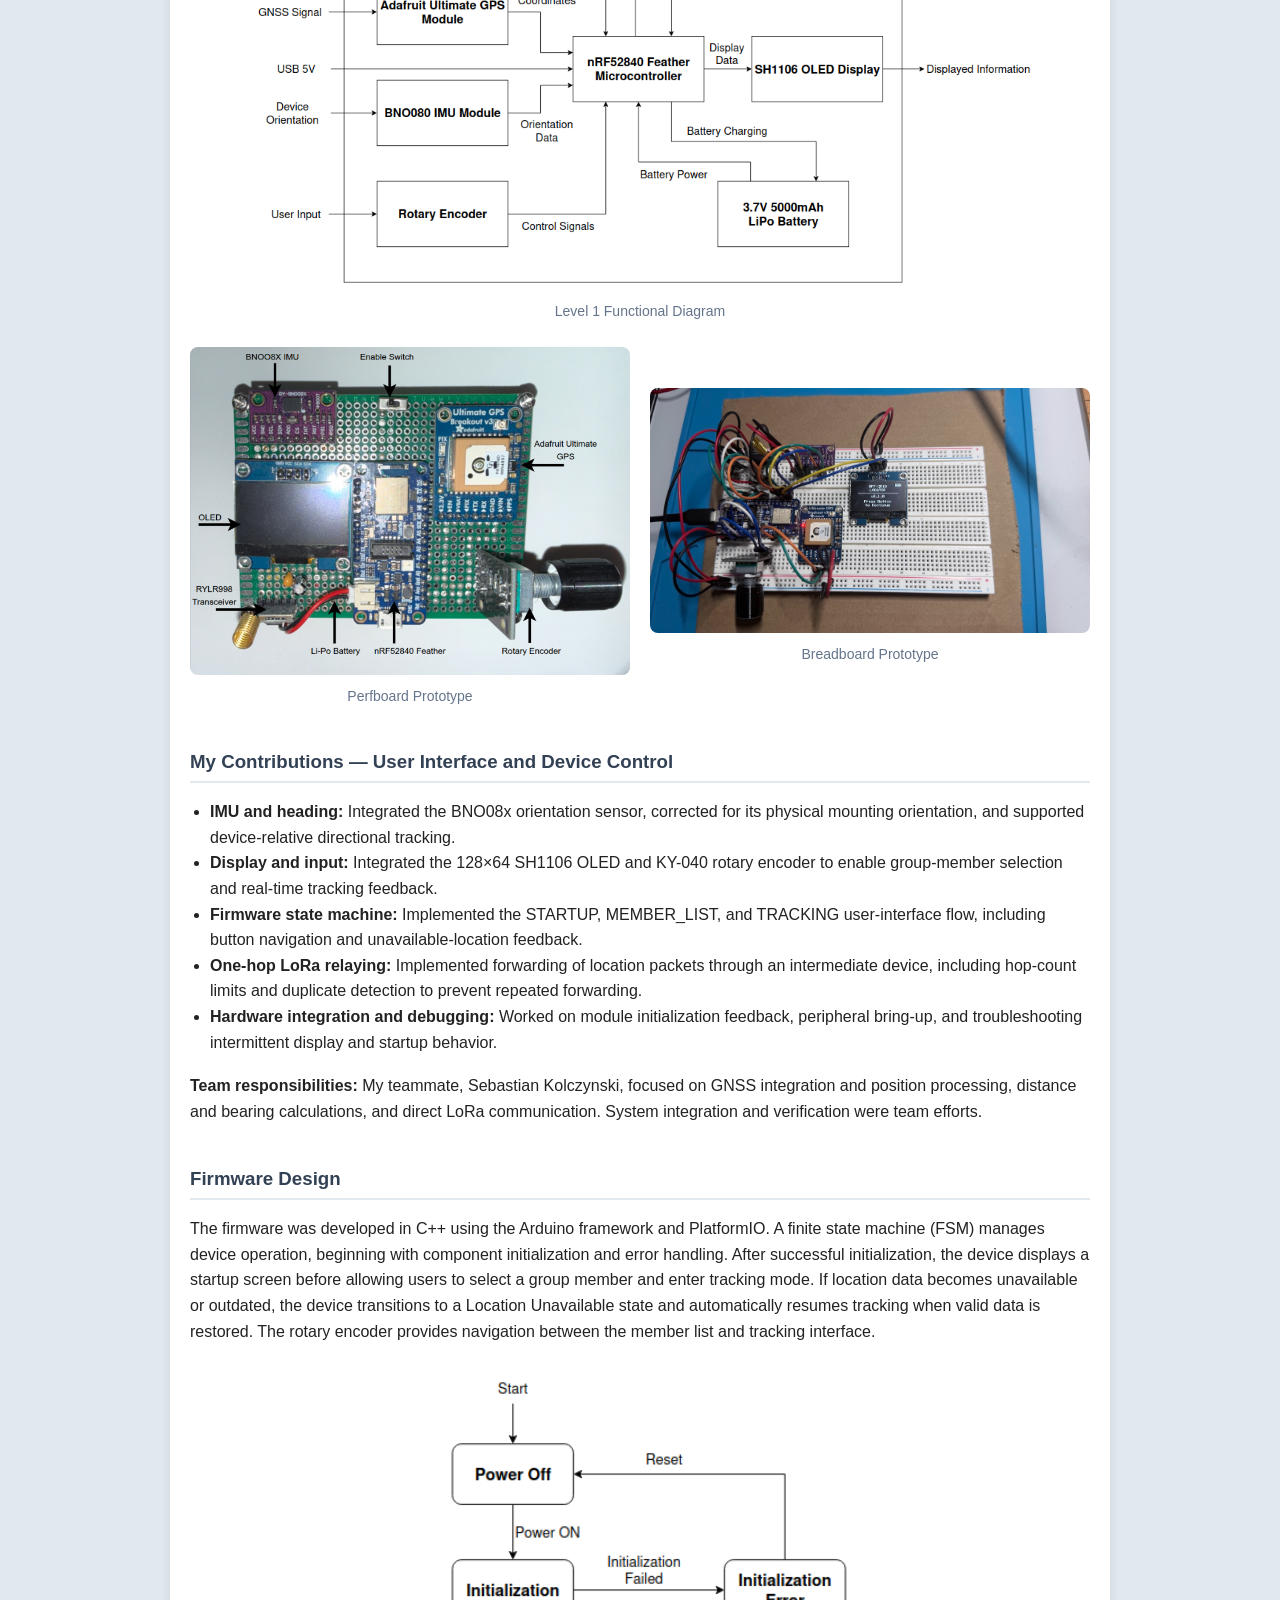
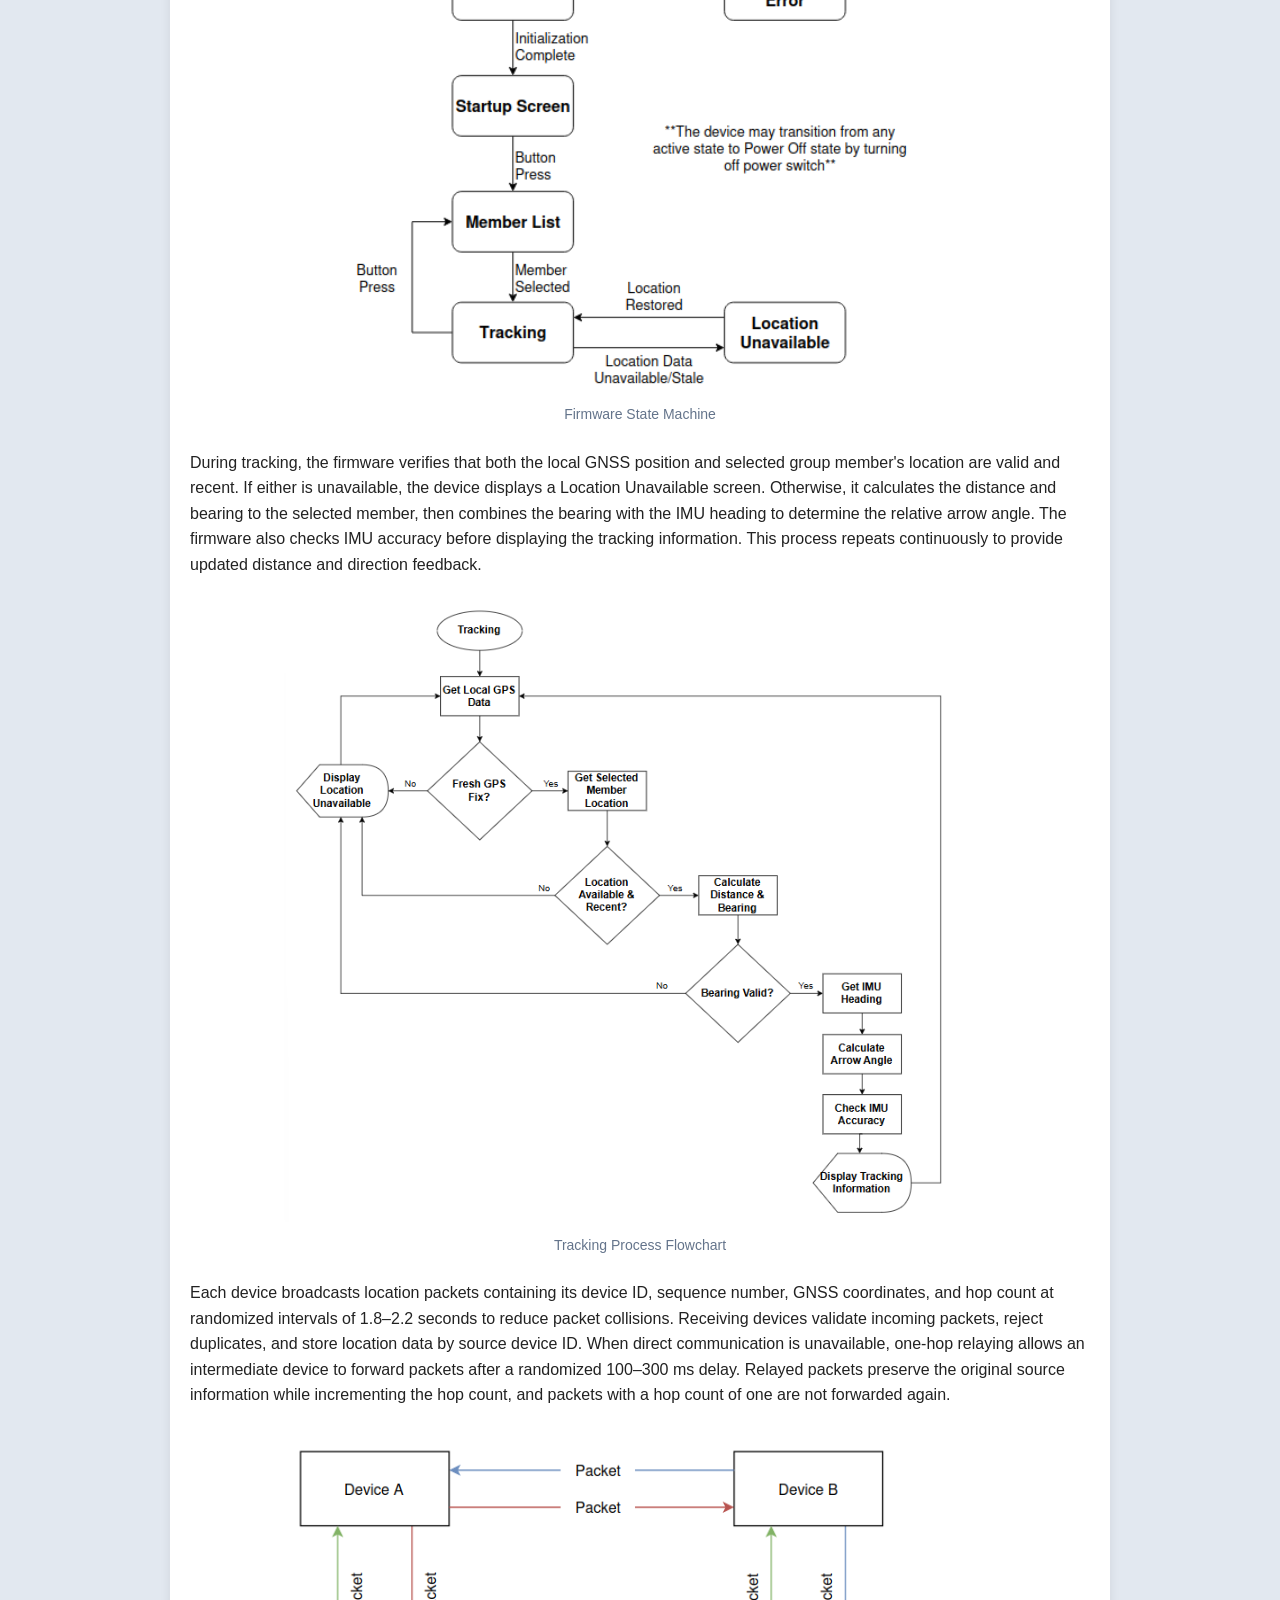
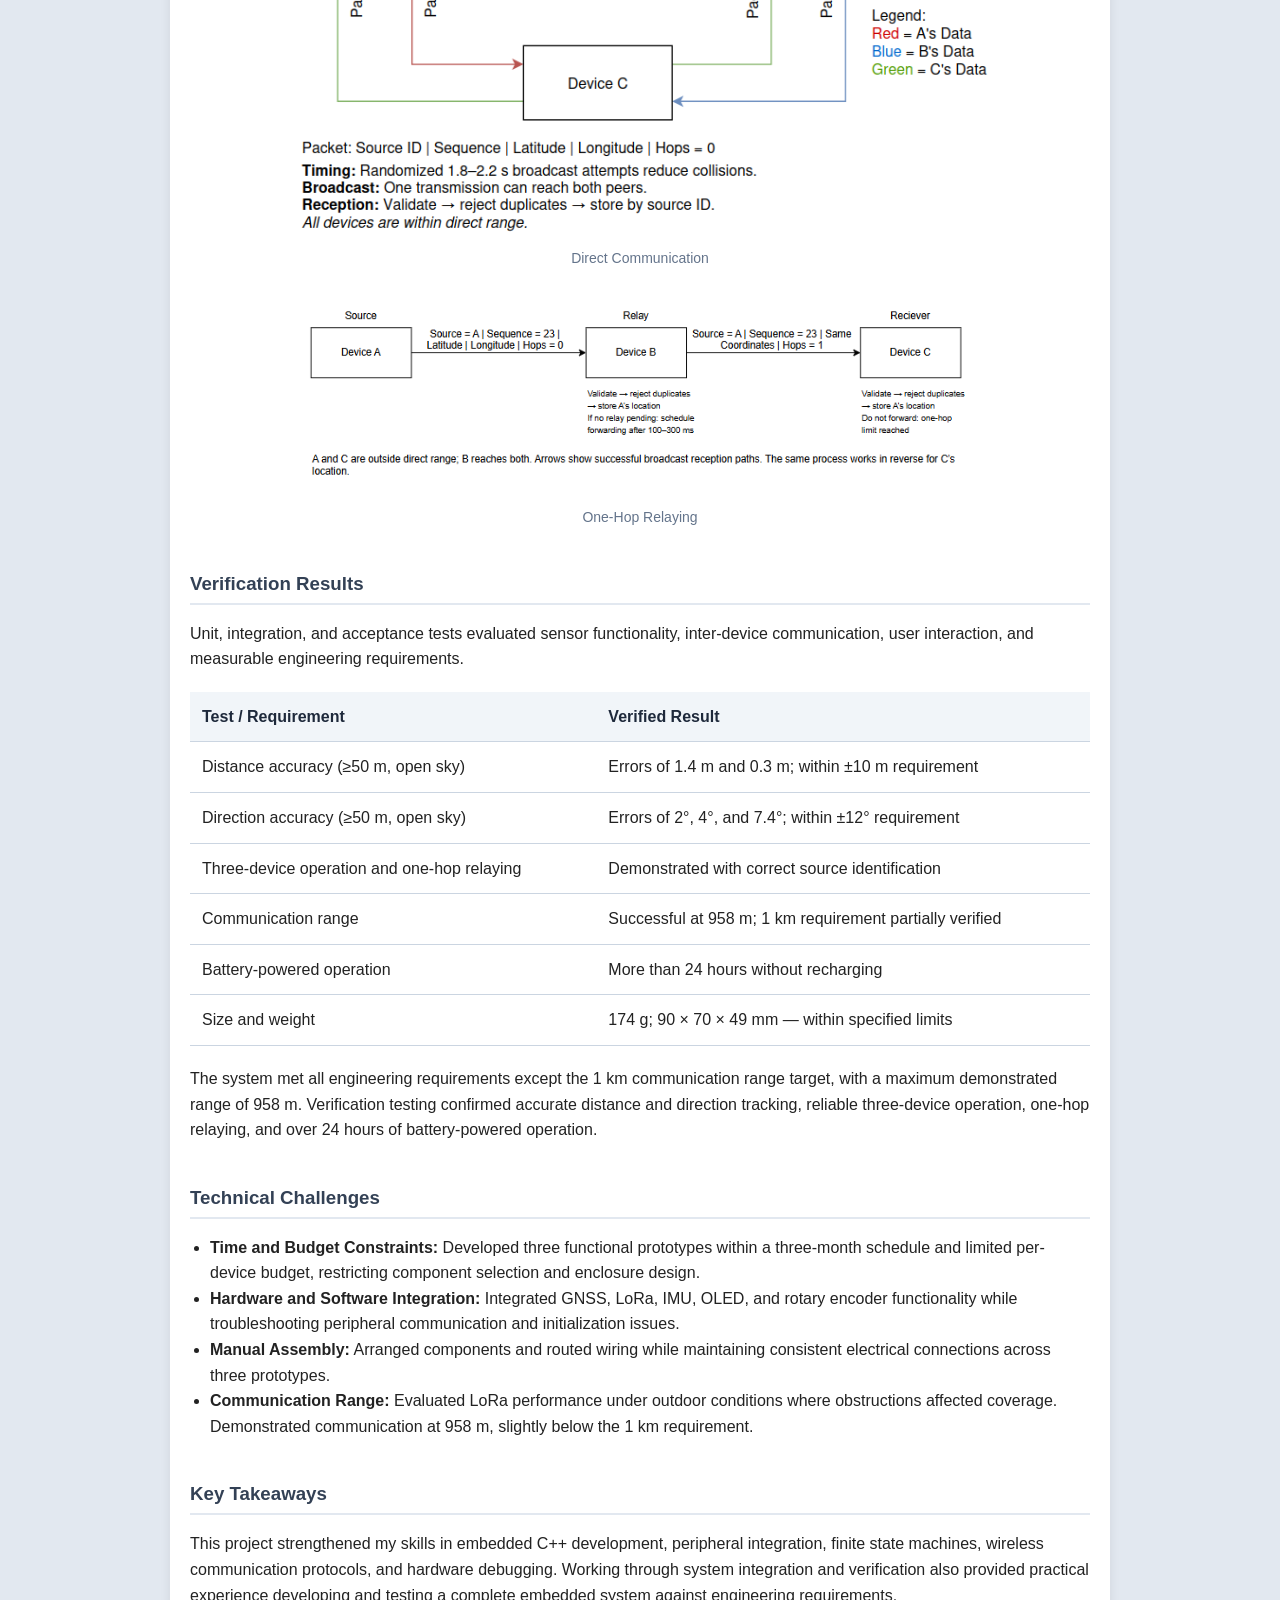
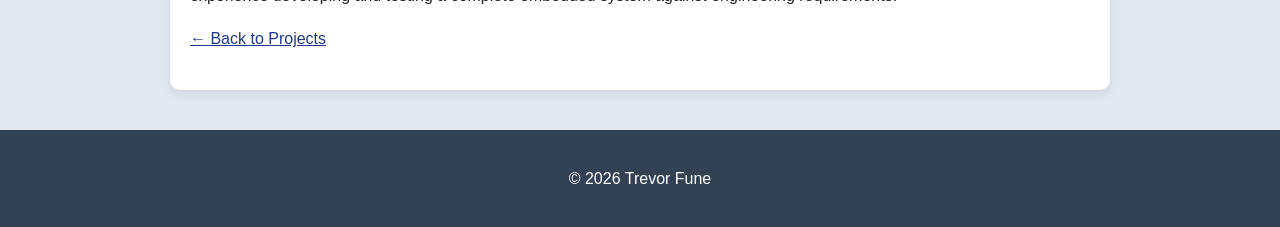
<file: project-off-grid-location-sharing.html>
<!DOCTYPE html>
<html lang="en">
<head>
    <meta charset="UTF-8">
    <meta name="viewport" content="width=device-width, initial-scale=1.0">
    <meta name="description" content="Off-Grid Location Sharing System capstone: nRF52840 firmware, GNSS, LoRa, IMU heading, OLED interface, and verified outdoor performance.">
    <title>Trevor Fune | Off-Grid Location Sharing System</title>
    <link rel="stylesheet" href="style.css">
</head>

<body>
    <header>
        <h1>Trevor Fune</h1>
        <p>Electrical &amp; Computer Engineering Student</p>
        <nav>
            <a href="index.html">Home</a>
            <a href="about.html">About</a>
            <a href="projects.html" class="active">Projects</a>
            <a href="contact.html">Contact</a>
        </nav>
    </header>

    <section>
        <h2>Off-Grid Location Sharing System</h2>

        <div class="carousel">

            <button class="carousel-button prev">&#10094;</button>

            <img id="carousel-image"
                src="images/off-grid-tracking.png"
                alt="Off-Grid Location Sharing System tracking screen">

            <button class="carousel-button next">&#10095;</button>

        </div> 

        <p class="tags project-tech-tags">
            <span>nRF52840</span><span>C++</span><span>PlatformIO</span><span>LoRa</span>
            <span>GNSS</span><span>IMU</span><span>I²C</span><span>UART</span><span>State Machine</span>
        </p>

        <h3>Key Results</h3>
        <div class="project-results" aria-label="Key verified results">
            <div><strong>3 devices</strong><span>Simultaneous location sharing</span></div>
            <div><strong>958 m</strong><span>Maximum demonstrated communication range</span></div>
            <div><strong>24+ hours</strong><span>Verified battery-powered operation</span></div>
        </div>

        <h3>Project Overview</h3>
        <p>
            Designed and built a portable, three-device embedded system that
            allows group members to locate one another without cellular service
            or internet access. Each device integrates a microcontroller, GNSS
            receiver, LoRa transceiver, IMU, OLED display, rotary encoder, and
            rechargeable LiPo battery. The microcontroller communicates with
            the GNSS receiver and LoRa transceiver over UART and with the IMU
            and OLED over I²C.
        </p>
        <p>
            Devices periodically exchange GNSS coordinates over LoRa and
            calculate the distance and direction to a selected group member.
            The OLED interface displays this information using an IMU-based
            directional arrow. The system also supports one-hop relaying,
            allowing an intermediate device to forward location packets when
            direct communication is unavailable.
        </p>

        <div class="project-links">
            <a href="https://github.com/tfune/Off_Grid_Locator"
            target="_blank"
            rel="noopener noreferrer"
            class="button">
                View on GitHub
            </a>

            <a href="https://youtu.be/mXGF2UJDbLo"
            target="_blank"
            rel="noopener noreferrer"
            class="button">
                Watch Demo
            </a>
        </div>

        <figure class="project-figure">
            <img src="images/off-grid-level-one.png"
                alt="Level 1 functional diagram showing the system components and their connections">
            <figcaption>Level 1 Functional Diagram</figcaption>
        </figure>

        <div class="project-image-grid">
            <figure class="project-figure">
                <img src="images/off-grid-perfboard.png"
                    alt="Labeled perfboard prototype showing the integrated hardware components">
                <figcaption>Perfboard Prototype</figcaption>
            </figure>

            <figure class="project-figure">
                <img src="images/off-grid-breadboard.png"
                    alt="Breadboard prototype used for hardware development and testing">
                <figcaption>Breadboard Prototype</figcaption>
            </figure>
        </div>

        <h3>My Contributions — User Interface and Device Control</h3>
        <ul>
            <li><strong>IMU and heading:</strong> Integrated the BNO08x orientation sensor, corrected for its physical mounting orientation, and supported device-relative directional tracking.</li>
            <li><strong>Display and input:</strong> Integrated the 128×64 SH1106 OLED and KY-040 rotary encoder to enable group-member selection and real-time tracking feedback.</li>
            <li><strong>Firmware state machine:</strong> Implemented the STARTUP, MEMBER_LIST, and TRACKING user-interface flow, including button navigation and unavailable-location feedback.</li>
            <li><strong>One-hop LoRa relaying:</strong> Implemented forwarding of location packets through an intermediate device, including hop-count limits and duplicate detection to prevent repeated forwarding.</li>
            <li><strong>Hardware integration and debugging:</strong> Worked on module initialization feedback, peripheral bring-up, and troubleshooting intermittent display and startup behavior.</li>
        </ul>

        <p>
            <strong>Team responsibilities:</strong> My teammate, Sebastian Kolczynski, focused on GNSS
            integration and position processing, distance and bearing calculations, and direct LoRa
            communication. System integration and verification were team efforts.
        </p>

        <h3>Firmware Design</h3>
        <p>
            The firmware was developed in C++ using the Arduino framework and
            PlatformIO. A finite state machine (FSM) manages device operation,
            beginning with component initialization and error handling.
            After successful initialization, the device displays a startup
            screen before allowing users to select a group member and enter
            tracking mode. If location data becomes unavailable or outdated,
            the device transitions to a Location Unavailable state and
            automatically resumes tracking when valid data is restored.
            The rotary encoder provides navigation between the member list
            and tracking interface.
        </p>

        <figure class="project-figure">
            <img src="images/off-grid-state-diagram.png"
                alt="Firmware state machine showing device initialization, member selection, tracking, and unavailable-location handling">
            <figcaption>Firmware State Machine</figcaption>
        </figure>

        <p>
            During tracking, the firmware verifies that both the local GNSS
            position and selected group member's location are valid and recent.
            If either is unavailable, the device displays a Location Unavailable
            screen. Otherwise, it calculates the distance and bearing to the
            selected member, then combines the bearing with the IMU heading
            to determine the relative arrow angle. The firmware also checks
            IMU accuracy before displaying the tracking information.
            This process repeats continuously to provide updated distance
            and direction feedback.
        </p>

        <figure class="project-figure">
            <img src="images/off-grid-tracking-flowchart.png"
                alt="Tracking flowchart showing location validation, distance and bearing calculations, and directional display updates">
            <figcaption>Tracking Process Flowchart</figcaption>
        </figure>

        <p>
            Each device broadcasts location packets containing its device ID,
            sequence number, GNSS coordinates, and hop count at randomized
            intervals of 1.8–2.2 seconds to reduce packet collisions.
            Receiving devices validate incoming packets, reject duplicates,
            and store location data by source device ID. When direct
            communication is unavailable, one-hop relaying allows an
            intermediate device to forward packets after a randomized
            100–300 ms delay. Relayed packets preserve the original source
            information while incrementing the hop count, and packets
            with a hop count of one are not forwarded again.
        </p>

        <figure class="project-figure">
            <img src="images/off-grid-direct-communication.png"
                alt="Direct LoRa communication between two devices without an intermediate relay">
            <figcaption>Direct Communication</figcaption>
        </figure>

        <figure class="project-figure">
            <img src="images/off-grid-relay.png"
                alt="One-hop LoRa relaying where an intermediate device forwards location data between two devices">
            <figcaption>One-Hop Relaying</figcaption>
        </figure>

        <h3>Verification Results</h3>
        <p>
            Unit, integration, and acceptance tests evaluated sensor functionality, inter-device
            communication, user interaction, and measurable engineering requirements.
        </p>
        
        <div class="results-table-wrap">
            <table class="results-table">
                <thead>
                    <tr>
                        <th>Test / Requirement</th>
                        <th>Verified Result</th>
                    </tr>
                </thead>
                <tbody>
                    <tr>
                        <td>Distance accuracy (≥50 m, open sky)</td>
                        <td>Errors of 1.4 m and 0.3 m; within ±10 m requirement</td>
                    </tr>
                    <tr>
                        <td>Direction accuracy (≥50 m, open sky)</td>
                        <td>Errors of 2°, 4°, and 7.4°; within ±12° requirement</td>
                    </tr>
                    <tr>
                        <td>Three-device operation and one-hop relaying</td>
                        <td>Demonstrated with correct source identification</td>
                    </tr>
                    <tr>
                        <td>Communication range</td>
                        <td>Successful at 958 m; 1 km requirement partially verified</td>
                    </tr>
                    <tr>
                        <td>Battery-powered operation</td>
                        <td>More than 24 hours without recharging</td>
                    </tr>
                    <tr>
                        <td>Size and weight</td>
                        <td>174 g; 90 × 70 × 49 mm — within specified limits</td>
                    </tr>
                </tbody>
            </table>
        </div>


        <p>
            The system met all engineering requirements except the 1 km
            communication range target, with a maximum demonstrated range
            of 958 m. Verification testing confirmed accurate distance and
            direction tracking, reliable three-device operation, one-hop
            relaying, and over 24 hours of battery-powered operation.
        </p>

        <h3>Technical Challenges</h3>
        <ul>
            <li>
                <strong>Time and Budget Constraints:</strong>
                Developed three functional prototypes within a three-month
                schedule and limited per-device budget, restricting component
                selection and enclosure design.
            </li>

            <li>
                <strong>Hardware and Software Integration:</strong>
                Integrated GNSS, LoRa, IMU, OLED, and rotary encoder
                functionality while troubleshooting peripheral communication
                and initialization issues.
            </li>

            <li>
                <strong>Manual Assembly:</strong>
                Arranged components and routed wiring while maintaining
                consistent electrical connections across three prototypes.
            </li>

            <li>
                <strong>Communication Range:</strong>
                Evaluated LoRa performance under outdoor conditions where
                obstructions affected coverage. Demonstrated communication
                at 958 m, slightly below the 1 km requirement.
            </li>
        </ul>
        
        <h3>Key Takeaways</h3>
        <p>
            This project strengthened my skills in embedded C++ development,
            peripheral integration, finite state machines, wireless
            communication protocols, and hardware debugging. Working
            through system integration and verification also provided
            practical experience developing and testing a complete
            embedded system against engineering requirements.
        </p>

        <p><a href="projects.html">&larr; Back to Projects</a></p>
    </section>
    <footer><p>&copy; 2026 Trevor Fune</p></footer>


    <script>
        const images = [
            {
                src: "images/off-grid-tracking.png",
                alt: "Tracking screen showing distance and direction"
            },
            {
                src: "images/off-grid-three-devices.jpeg",
                alt: "Three completed Off-Grid Location Sharing System devices"
            },
            {
                src: "images/off-grid-member-list.jpeg",
                alt: "Member list screen for selecting a group member"
            },
            {
                src: "images/off-grid-location-unavailable.jpeg",
                alt: "Location Unavailable screen"
            },
            {
                src: "images/off-grid-startup-screen.jpeg",
                alt: "Startup screen"
            }
        ];

        let currentImage = 0;

        const carouselImage = document.getElementById("carousel-image");

        function updateCarousel() {
            carouselImage.src = images[currentImage].src;
            carouselImage.alt = images[currentImage].alt;
        }

        document.querySelector(".next").addEventListener("click", () => {
            currentImage = (currentImage + 1) % images.length;
            updateCarousel();
        });

        document.querySelector(".prev").addEventListener("click", () => {
            currentImage = (currentImage - 1 + images.length) % images.length;
            updateCarousel();
        });
    </script>

</body>
</html>
</file>
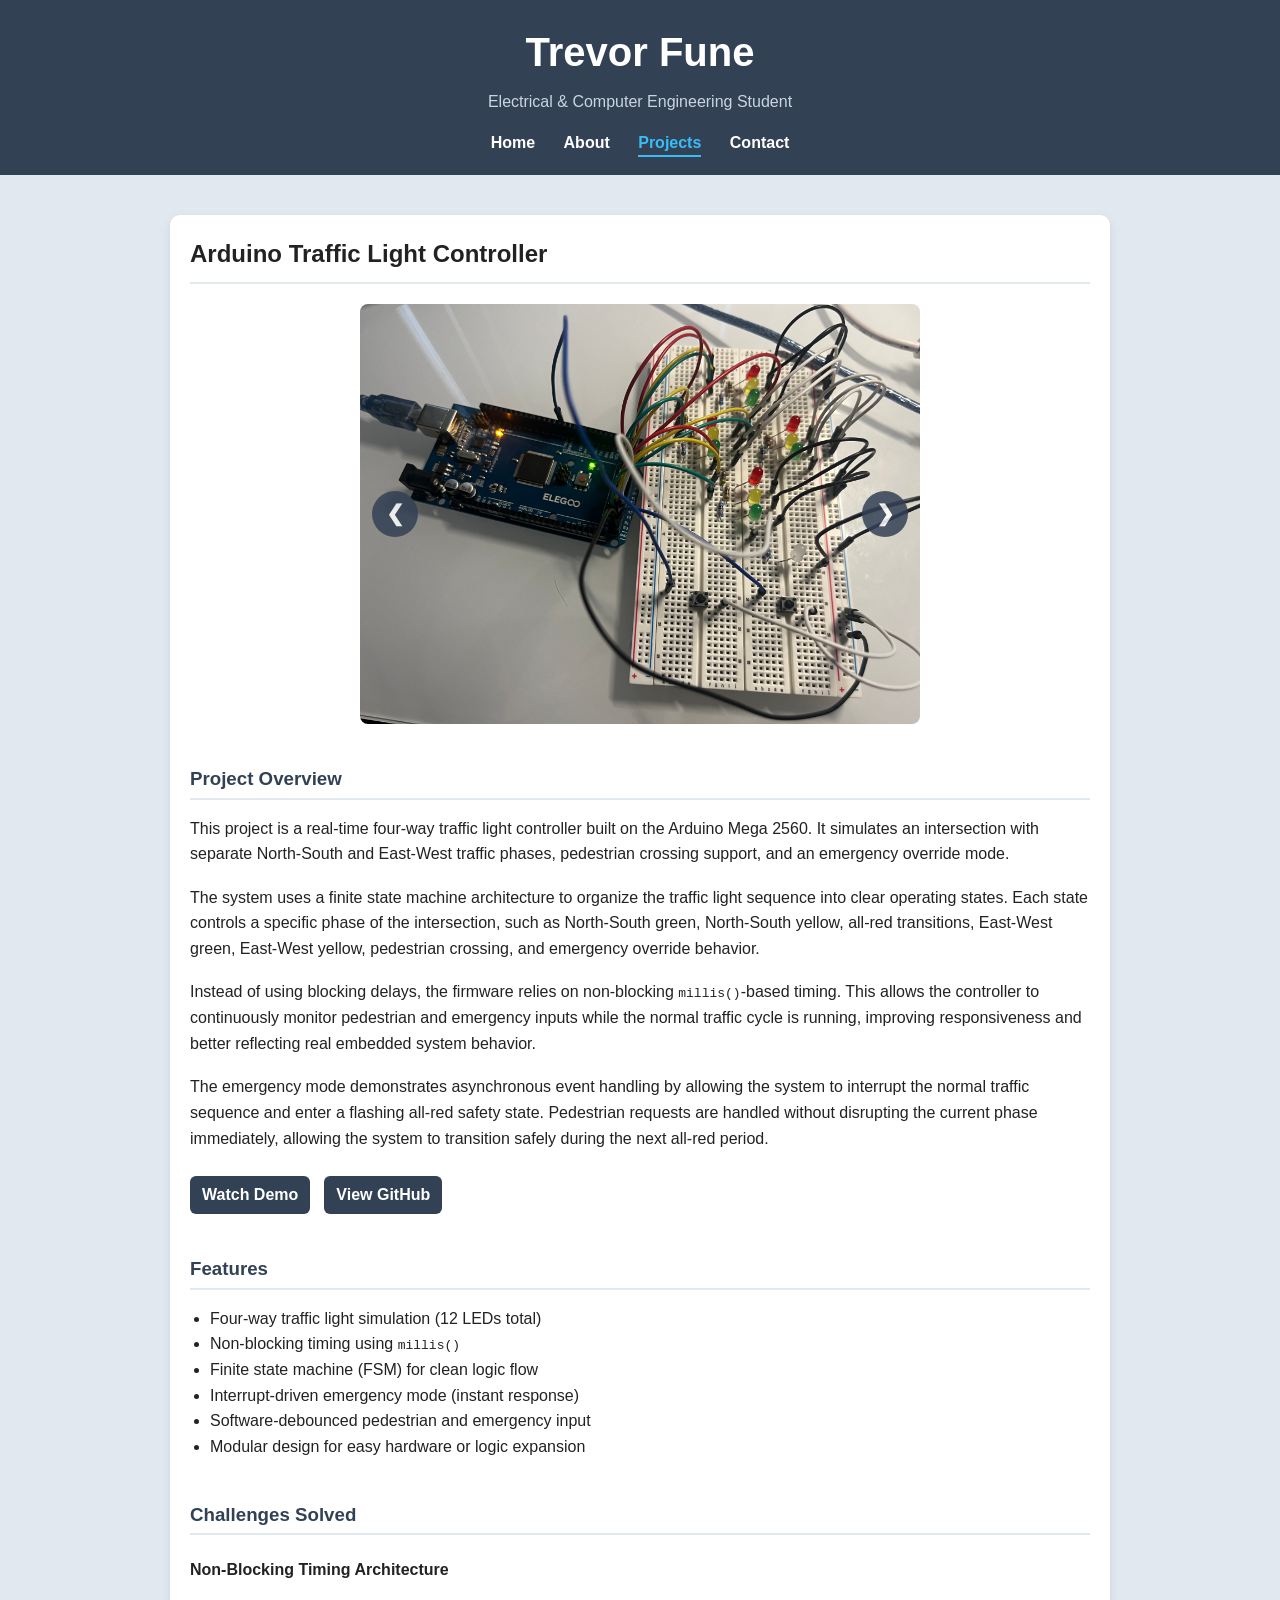
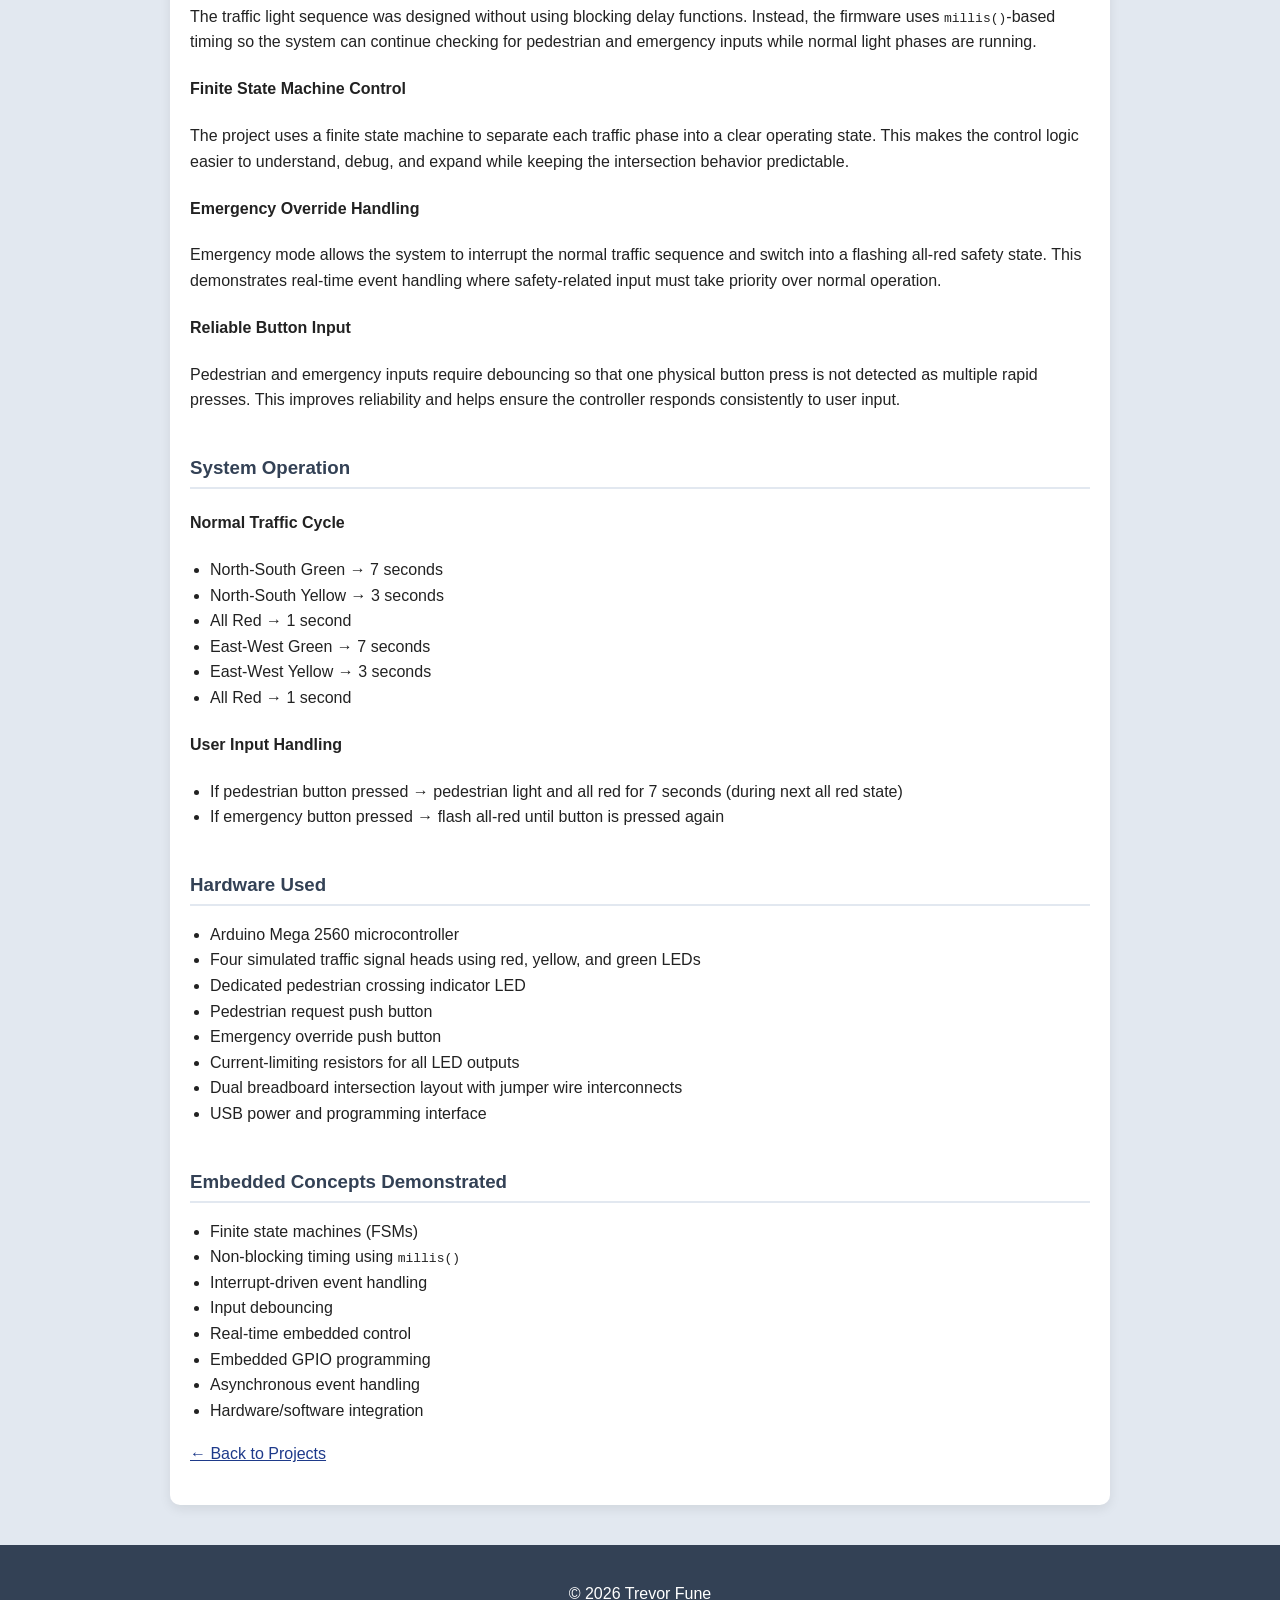
<file: project-traffic-light.html>
<!DOCTYPE html>
<html lang="en">
<head>
    <meta charset="UTF-8">
    <meta name="viewport" content="width=device-width, initial-scale=1.0">
    <title>Trevor Fune | Traffic Light Project</title>
    <link rel="stylesheet" href="style.css">
</head>

<body>
    <header>
        <h1>Trevor Fune</h1>
        <p>Electrical & Computer Engineering Student</p>

        <nav>
            <a href="index.html">Home</a>
            <a href="about.html">About</a>
            <a href="projects.html" class="active">Projects</a>
            <a href="contact.html">Contact</a>
        </nav>
    </header>

    <section>
        <h2>Arduino Traffic Light Controller</h2>

        <div class="carousel">

            <button class="carousel-button prev">&#10094;</button>

            <img id="carousel-image"
                src="images/traffic_light_overview.jpg"
                alt="Arduino Traffic Light setup">

            <button class="carousel-button next">&#10095;</button>

        </div>

            <h3>Project Overview</h3>

            <p>
                This project is a real-time four-way traffic light controller built on the
                Arduino Mega 2560. It simulates an intersection with separate North-South
                and East-West traffic phases, pedestrian crossing support, and an emergency
                override mode.
            </p>

            <p>
                The system uses a finite state machine architecture to organize the traffic
                light sequence into clear operating states. Each state controls a specific
                phase of the intersection, such as North-South green, North-South yellow,
                all-red transitions, East-West green, East-West yellow, pedestrian crossing,
                and emergency override behavior.
            </p>

            <p>
                Instead of using blocking delays, the firmware relies on non-blocking
                <code>millis()</code>-based timing. This allows the controller to continuously
                monitor pedestrian and emergency inputs while the normal traffic cycle is
                running, improving responsiveness and better reflecting real embedded
                system behavior.
            </p>

            <p>
                The emergency mode demonstrates asynchronous event handling by allowing the
                system to interrupt the normal traffic sequence and enter a flashing all-red
                safety state. Pedestrian requests are handled without disrupting the current
                phase immediately, allowing the system to transition safely during the next
                all-red period.
            </p>

        <div class="project-links">

            <a href="https://www.youtube.com/watch?v=WH35ogzfD9o"
            targer="_blank"
            class="button">
                Watch Demo
            </a>

            <a href="https://github.com/tfune/traffic-light-controller"
            target="_blank"
            class="button">
                View GitHub
            </a>

        </div>

        <h3>Features</h3>
        <ul>
            <li>Four-way traffic light simulation (12 LEDs total)</li>
            <li>Non-blocking timing using <code>millis()</code></li>
            <li>Finite state machine (FSM) for clean logic flow</li>
            <li>Interrupt-driven emergency mode (instant response)</li>
            <li>Software-debounced pedestrian and emergency input</li>
            <li>Modular design for easy hardware or logic expansion</li>
        </ul>

        <h3>Challenges Solved</h3>

            <h4>Non-Blocking Timing Architecture</h4>

            <p>
                The traffic light sequence was designed without using blocking delay functions.
                Instead, the firmware uses <code>millis()</code>-based timing so the system can
                continue checking for pedestrian and emergency inputs while normal light phases
                are running.
            </p>

            <h4>Finite State Machine Control</h4>

            <p>
                The project uses a finite state machine to separate each traffic phase into a
                clear operating state. This makes the control logic easier to understand,
                debug, and expand while keeping the intersection behavior predictable.
            </p>

            <h4>Emergency Override Handling</h4>

            <p>
                Emergency mode allows the system to interrupt the normal traffic sequence and
                switch into a flashing all-red safety state. This demonstrates real-time event
                handling where safety-related input must take priority over normal operation.
            </p>

            <h4>Reliable Button Input</h4>

            <p>
                Pedestrian and emergency inputs require debouncing so that one physical button
                press is not detected as multiple rapid presses. This improves reliability and
                helps ensure the controller responds consistently to user input.
            </p>

        <h3>System Operation</h3>

        <h4>Normal Traffic Cycle</h4>

        <ul>
            <li>North-South Green &rarr; 7 seconds</li>
            <li>North-South Yellow &rarr; 3 seconds</li>
            <li>All Red &rarr; 1 second</li>
            <li>East-West Green &rarr; 7 seconds</li>
            <li>East-West Yellow &rarr; 3 seconds</li>
            <li>All Red &rarr; 1 second</li>
        </ul>
        
        <h4>User Input Handling</h4>
        <ul>
            <li>If pedestrian button pressed &rarr; pedestrian light and all red for 7 seconds (during next all red state)</li>
            <li>If emergency button pressed &rarr; flash all-red until button is pressed again</li>
        </ul>

        <h3>Hardware Used</h3>

        <ul>
            <li>Arduino Mega 2560 microcontroller</li>
            <li>Four simulated traffic signal heads using red, yellow, and green LEDs</li>
            <li>Dedicated pedestrian crossing indicator LED</li>
            <li>Pedestrian request push button</li>
            <li>Emergency override push button</li>
            <li>Current-limiting resistors for all LED outputs</li>
            <li>Dual breadboard intersection layout with jumper wire interconnects</li>
            <li>USB power and programming interface</li>
        </ul>

        <h3>Embedded Concepts Demonstrated</h3>
        <ul>
            <li>Finite state machines (FSMs)</li>
            <li>Non-blocking timing using <code>millis()</code></li>
            <li>Interrupt-driven event handling</li>
            <li>Input debouncing</li>
            <li>Real-time embedded control</li>
            <li>Embedded GPIO programming</li>
            <li>Asynchronous event handling</li>
            <li>Hardware/software integration</li>
        </ul>

        <p><a href="projects.html">&larr; Back to Projects</a></p>
    </section>

    <footer>
        <p>&copy; 2026 Trevor Fune</p>
    </footer>

    <script>

        const images = [
            "images/traffic_light_overview.jpg",
            "images/traffic_light_on.png",
            "images/traffic_light_close.png"
        ];

        let currentImage = 0;

        const carouselImage = document.getElementById("carousel-image");

        document.querySelector(".next").addEventListener("click", () => {
            currentImage++;

            if(currentImage >= images.length) {
                currentImage = 0;
            }

            carouselImage.src = images[currentImage];
        });

        document.querySelector(".prev").addEventListener("click", () => {
            currentImage--;

            if(currentImage < 0) {
                currentImage = images.length - 1;
            }

            carouselImage.src = images[currentImage];
        });

    </script>
</body>
</html>
</file>
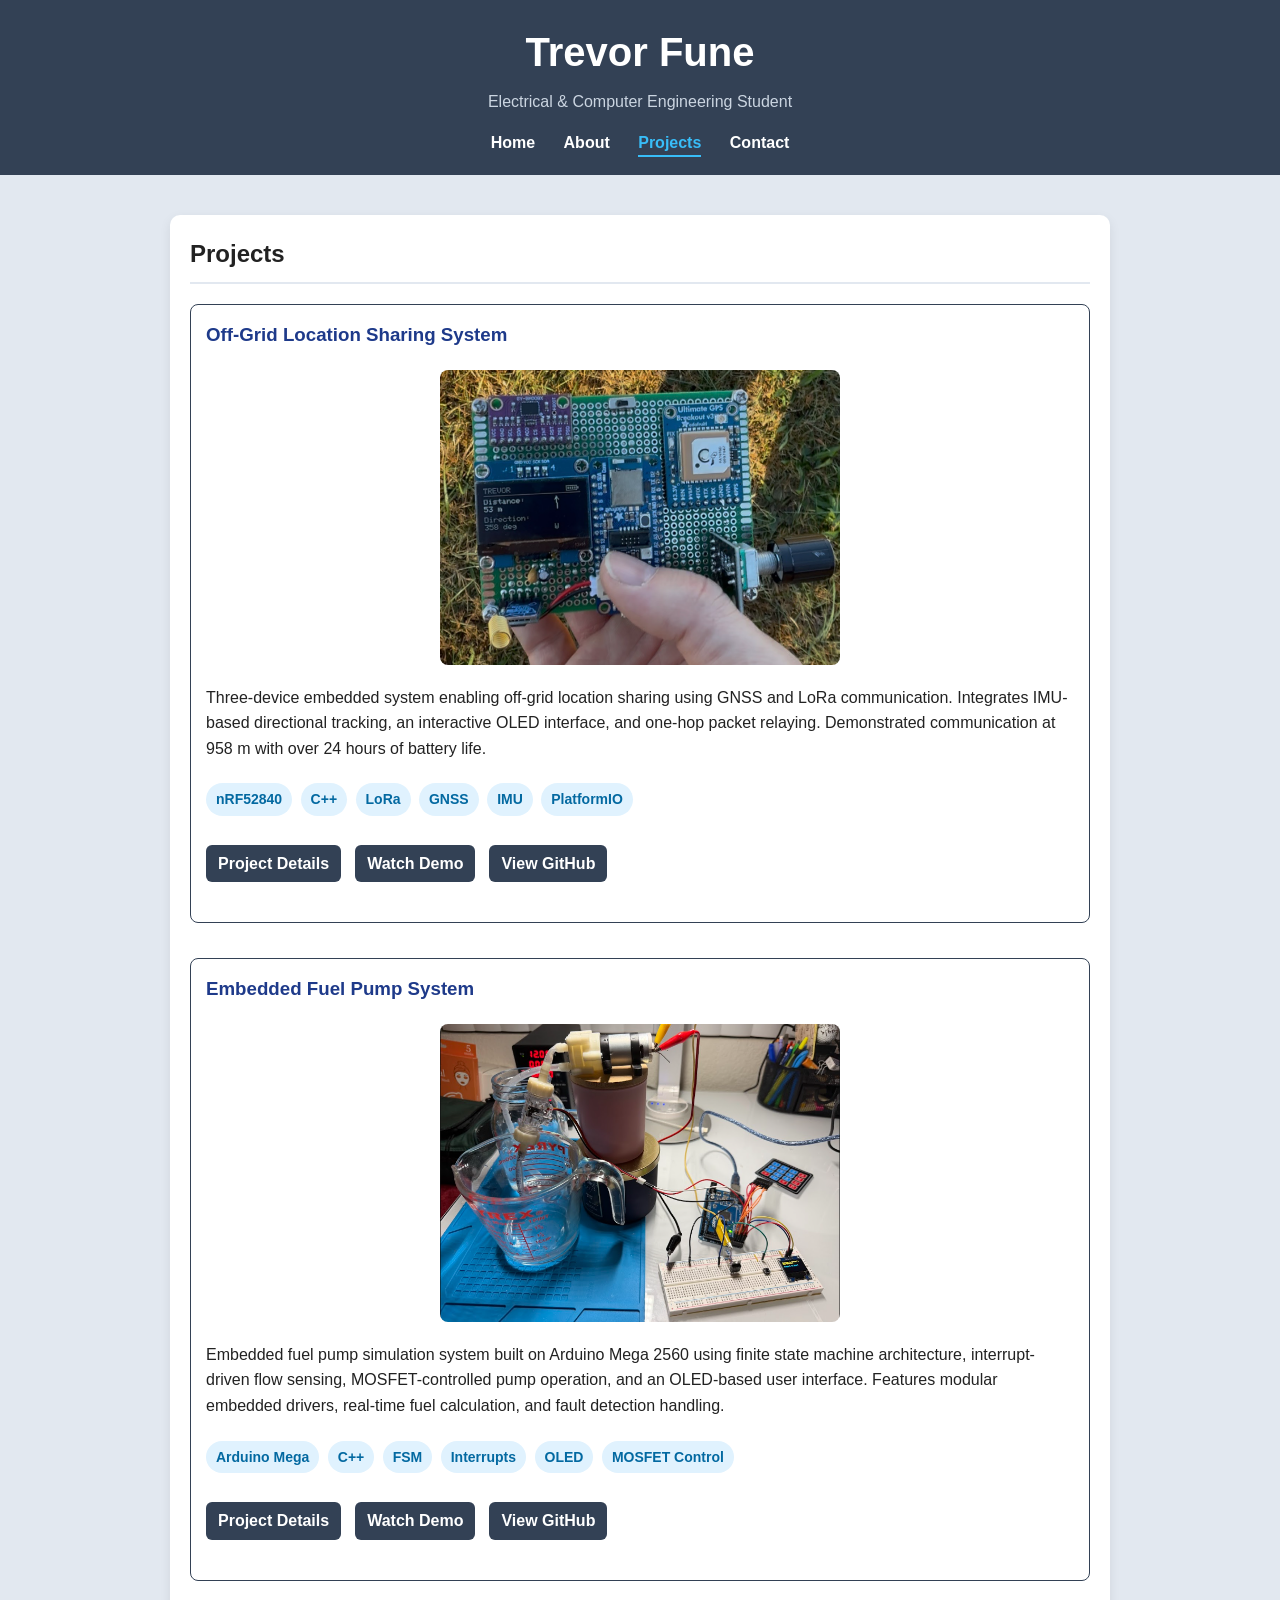
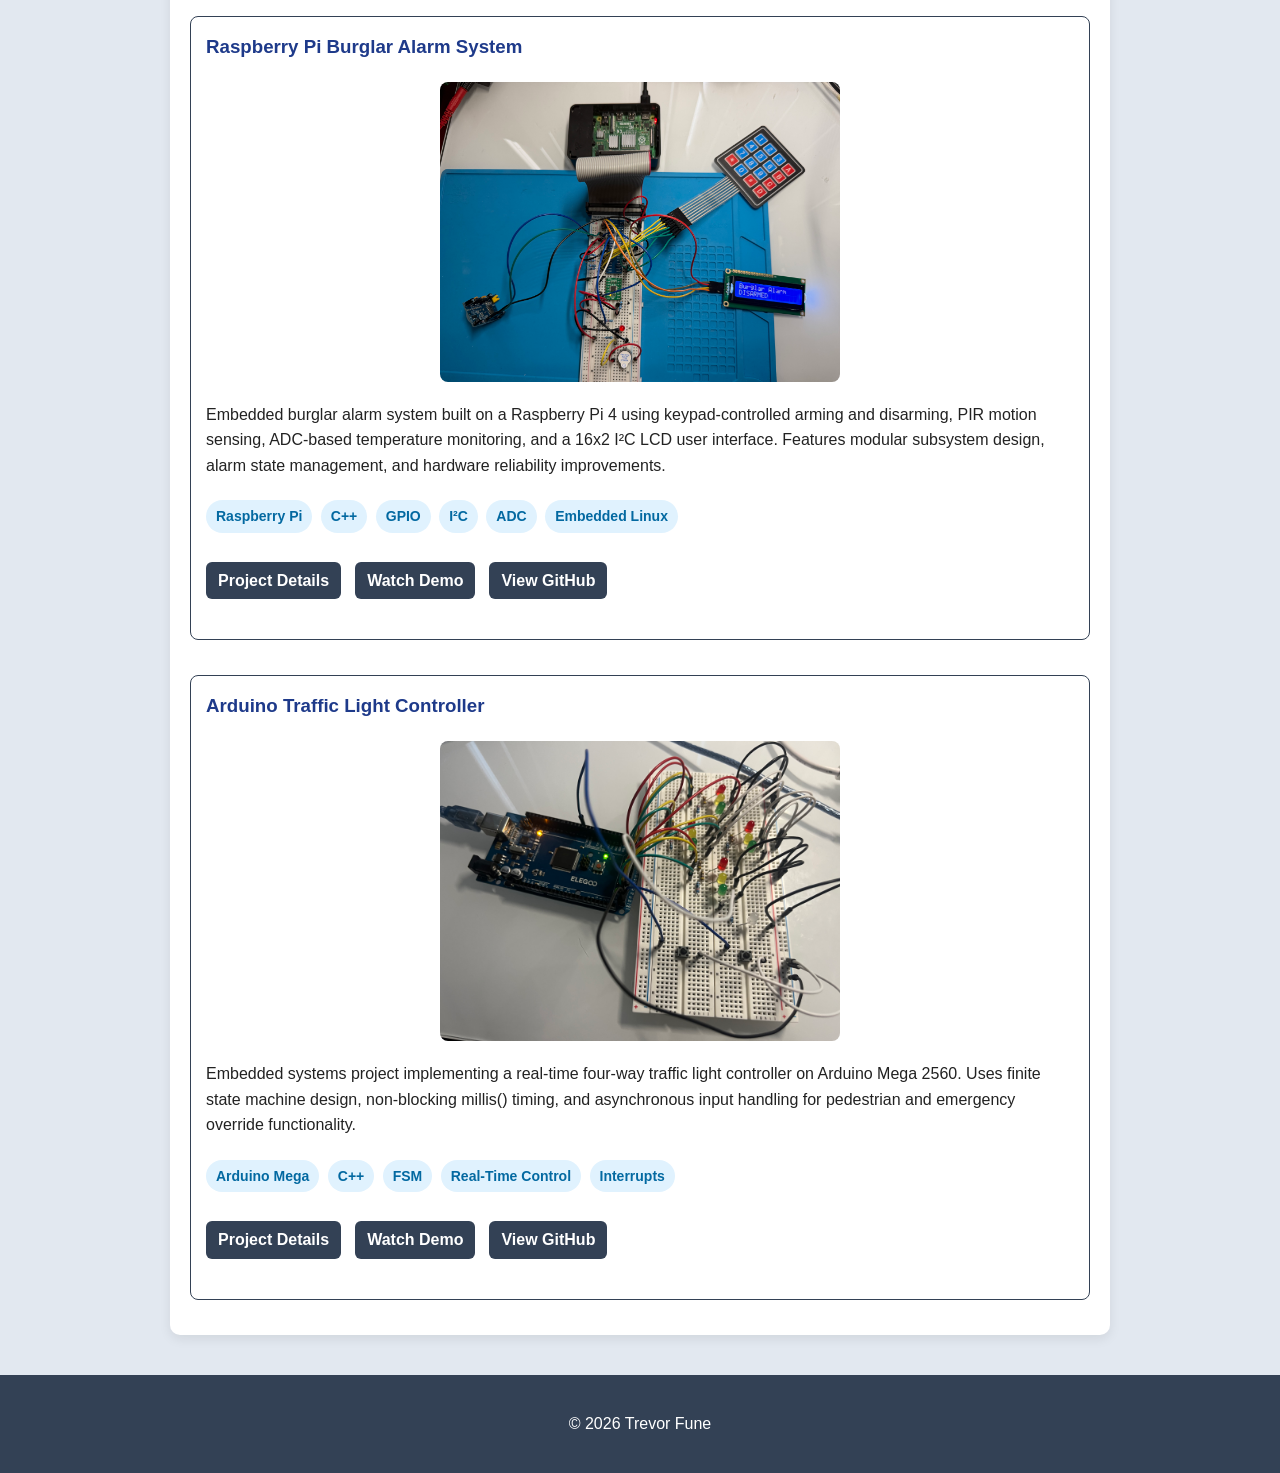
<file: projects.html>
<!DOCTYPE html>
<html lang="en">
<head>
    <meta charset="UTF-8">
    <meta name="viewport" content="width=device-width, initial-scale=1.0">
    <title>Trevor Fune | Projects</title>
    <link rel="stylesheet" href="style.css">
</head>

<body>
    <header>
        <h1>Trevor Fune</h1>
        <p>Electrical & Computer Engineering Student</p>

        <nav>
            <a href="index.html">Home</a>
            <a href="about.html">About</a>
            <a href="projects.html" class="active">Projects</a>
            <a href="contact.html">Contact</a>
        </nav>
    </header>

    <section>
        <h2>Projects</h2>
        <div class="project-grid">  
            <div class="project">
                <h3>
                    <a href="project-off-grid-location-sharing.html">
                        Off-Grid Location Sharing System
                    </a>
                </h3>

                <p>
                    <img src="images/off-grid-tracking.png"
                        alt="Off-Grid Location Sharing System"
                        width="400">
                </p>

                <p>
                    Three-device embedded system enabling off-grid
                    location sharing using GNSS and LoRa communication.
                    Integrates IMU-based directional tracking, an interactive
                    OLED interface, and one-hop packet relaying. Demonstrated
                    communication at 958 m with over 24 hours of battery life.
                </p>

                <p class="tags">
                    <span>nRF52840</span>
                    <span>C++</span>
                    <span>LoRa</span>
                    <span>GNSS</span>
                    <span>IMU</span>
                    <span>PlatformIO</span>
                </p>

                <div class="project-links">
                    <a href="project-off-grid-location-sharing.html"
                    class="button">
                        Project Details
                    </a>

                    <a href="https://youtu.be/mXGF2UJDbLo"
                    target="_blank"
                    rel="noopener noreferrer"
                    class="button">
                        Watch Demo
                    </a>

                    <a href="https://github.com/tfune/Off_Grid_Locator"
                    target="_blank"
                    rel="noopener noreferrer"
                    class="button">
                        View GitHub
                    </a>
                </div>
            </div>

            <div class="project">
                <h3><a href="project-fuel-pump.html">Embedded Fuel Pump System</a></h3>

                <p>
                    <img src="images/fuel_pump_system_overview.png"
                        alt="Embedded Fuel Pump System"
                        width="400">
                </p>

                <p>
                    Embedded fuel pump simulation system built on Arduino Mega 2560 using
                    finite state machine architecture, interrupt-driven flow sensing,
                    MOSFET-controlled pump operation, and an OLED-based user interface.
                    Features modular embedded drivers, real-time fuel calculation,
                    and fault detection handling.
                </p>

                <p class="tags">
                    <span>Arduino Mega</span>
                    <span>C++</span>
                    <span>FSM</span>
                    <span>Interrupts</span>
                    <span>OLED</span>
                    <span>MOSFET Control</span>
                </p>

                <div class="project-links">
                    <a href="project-fuel-pump.html"
                    class="button">
                        Project Details
                    </a>

                    <a href="https://youtu.be/fImaIKWJgsk?si=xv2-76FXsg5NL78J"
                    class="button">
                        Watch Demo
                    </a>

                    <a href="https://github.com/tfune/embedded-fuel-pump-system"
                    target="_blank"
                    class="button">
                        View GitHub
                    </a>

                </div>
            </div>

            <div class="project">
                <h3><a href="project-burglar-alarm.html">Raspberry Pi Burglar Alarm System</a></h3>

                <p>
                    <img src="images/burglar_alarm_system_overview.jpg"
                         alt="Raspberry Pi Burglar Alarm System"
                         width="400">
                </p>

                <p>
                    Embedded burglar alarm system built on a Raspberry Pi 4 using
                    keypad-controlled arming and disarming, PIR motion sensing,
                    ADC-based temperature monitoring, and a 16x2 I²C LCD user interface.
                    Features modular subsystem design, alarm state management,
                    and hardware reliability improvements.
                </p>

                <p class="tags">
                    <span>Raspberry Pi</span>
                    <span>C++</span>
                    <span>GPIO</span>
                    <span>I²C</span>
                    <span>ADC</span>
                    <span>Embedded Linux</span>
                </p>

                <div class="project-links">
                    <a href="project-burglar-alarm.html"
                    class="button">
                        Project Details
                    </a>

                    <a href="https://youtu.be/phs9qyAsqX4"
                    target="_blank"
                    class="button">
                        Watch Demo
                    </a>

                    <a href="https://github.com/tfune/burglar-alarm-system"
                    target="_blank"
                    class="button">
                        View GitHub
                    </a>
                </div>
            </div>

            <div class="project">
                <h3><a href="project-traffic-light.html">Arduino Traffic Light Controller</a></h3>
                <p><img src="images/traffic_light_overview.jpg" alt="Arduino Traffic Light setup" width="400"></p>

                <p>
                    Embedded systems project implementing a real-time four-way traffic light controller
                    on Arduino Mega 2560. Uses finite state machine design, non-blocking millis() timing, 
                    and asynchronous input handling for pedestrian and emergency override functionality.
                </p>

                <p class="tags">
                    <span>Arduino Mega</span>
                    <span>C++</span>
                    <span>FSM</span>
                    <span>Real-Time Control</span>
                    <span>Interrupts</span>
                </p>

                <div class="project-links">
                    <a href="project-traffic-light.html"
                    class="button">
                        Project Details
                    </a>

                    <a href="https://www.youtube.com/watch?v=WH35ogzfD9o"
                    class="button">
                        Watch Demo
                    </a>

                    <a href="https://github.com/tfune/traffic-light-controller"
                    target="_blank"
                    class="button">
                        View GitHub
                    </a>

                </div>
            </div>
        </div>
    </section>

    <footer>
        <p>&copy; 2026 Trevor Fune</p>
    </footer>
</body>
</html>
</file>
<file: style.css>
body {
    font-family: Arial, Helvetica, sans-serif;
    margin: 0;
    padding: 0;
    line-height: 1.6;
    background-color: #e2e8f0;
    color: #222;
}

header {
    background-color: #334155;
    color: white;
    padding: 20px;
    text-align: center;
}

header h1 {
    margin: 0;
    font-size: 40px;
}

header p {
    margin: 5px 0 15px 0;
    color: #cbd5e1;
}

nav {
    margin-top: 10px;
}

nav a {
    color: white;
    text-decoration: none;
    margin: 0 12px;
    font-weight: bold;
    transition: color 0.2s ease;
}

nav a.active {
    color: #38bdf8;
    border-bottom: 2px solid #38bdf8;
    padding-bottom: 4px;
}

nav a:hover {
    color: #38bdf8;
}

section {
    max-width: 900px;
    margin: 40px auto;
    padding: 20px;
    background: white;
    border-radius: 10px;
    box-shadow: 0 4px 12px rgba(0,0,0,0.08);
}

section h2:first-child {
    margin-top: 0;
}

h2 {
    border-bottom: 2px solid #e2e8f0;
    padding-bottom: 8px;
    margin-bottom: 20px;
}

.hero {
    text-align: center;
    padding: 60px 20px;
}

.hero h1 {
    font-size: 34px;
    margin-bottom: 10px;
}

.hero p {
    font-size: 18px;
    color: #475569;
    max-width: 700px;
    margin: 0 auto 20px auto;
}

.button {
    display: inline-block;
    padding: 6px 12px;
    background: #334155;
    color: white;
    text-decoration: none;
    border-radius: 6px;
    font-weight: bold;
    transition: background-color 0.2s ease;
}

.button:hover {
    background-color: #0369a1;
    color: white;
}

.hero .button {
    padding: 10px 16px;
    margin: 10px;
}

.project-links {
    display: flex;
    gap: 14px;
    margin: 25px 0;
    flex-wrap: wrap;
}

.project-grid {
    display: flex;
    flex-direction: column;
    gap: 20px;
}

.project {
    padding: 15px;
    margin-bottom: 15px;
    border: 1px solid #334155;
    border-radius: 8px;
    transition: transform 0.2s ease, box-shadow 0.2s ease;
}

.project:hover {
    transform: translateY(-3px);
    box-shadow: 0 6px 16px rgba(0,0,0,0.1);
}

.project h3 {
    margin-top: 0;
    border-bottom: none;
    padding-bottom: 0;
    margin-bottom: 12px;
}

section h3 {
    margin-top: 40px;
    margin-bottom: 12px;
    padding-bottom: 4px;
    border-bottom: 2px solid #e2e8f0;
    color: #334155;
}

section p, section ul {
    margin-bottom: 18px;
}

.project a:not(.button) {
    color: #1e3a8a;
    text-decoration: none;
    font-weight: bold;
}

.project a:not(.button):hover {
    color: #0369a1;
    text-decoration: underline;
}

.project img {
    width: 100%;
    max-width: 400px;
}

.focus-grid {
    display: flex;
    gap: 20px;
}

.focus-card {
    flex: 1;
    padding: 18px;
    border: 1px solid #cbd5e1;
    border-radius: 8px;
    background-color: #f8fafc;
}

.focus-card h3 {
    margin-top: 0;
    margin-bottom: 10px;
    padding-bottom: 0;
    border-bottom: none;
    color: #1e293b;
}

.focus-card p {
    margin-bottom: 0;
    color: #475569;
}

.tags {
    margin-top: 12px;
    margin-bottom: 12px;
}

.tags span {
    display: inline-block;
    background-color: #e0f2fe;
    color: #0369a1;
    font-size: 14px;
    font-weight: bold;
    padding: 5px 10px;
    margin: 4px 4px 4px 0;
    border-radius: 999px;
}

a {
    color: #1e3a8a;
}

a:hover {
    color: #0369a1;
}

img {
    max-width: 100%;
    border-radius: 8px;
    display: block;
    margin: 20px auto;
}

ul {
    padding-left: 20px;
}

.carousel {
    position: relative;
    width: fit-content;
    margin: 20px auto;
}

.carousel img {
    width: auto;
    max-width: 100%;
    max-height: 420px;
    height: auto;
    display: block;
    margin: 0 auto;
    object-fit: contain;
}

.carousel-button {
    position: absolute;
    top: 50%;
    transform: translateY(-50%);
    background-color: #334155;
    color: white;
    border: none;
    padding: 10px 14px;
    border-radius: 50%;
    font-size: 22px;
    font-weight: bold;
    cursor: pointer;
    opacity: 0.85;
}

.carousel-button:hover {
    background-color: #0369a1;
}

.carousel-button.prev {
    left: 12px;
}

.carousel-button.next {
    right: 12px;
}

footer {
    text-align: center;
    padding: 20px;
    background-color: #334155;
    color: white;
    margin-top: 40px;
}

@media (max-width: 600px) {
    header h1 {
        font-size: 32px;
    }

    nav a {
        display: block;
        margin: 8px 0;
    }

    section {
        margin: 20px 12px;
        padding: 18px;
    }

    .hero {
        padding: 40px 20px;
    }

    .hero h1 {
        font-size: 28px;
    }

    .hero p {
        font-size: 16px;
    }

    .project-links {
        flex-direction: column;
        align-items: stretch;
    }

    .project-links .button {
        text-align: center;
    }

    .focus-grid {
        flex-direction: column;
    }
}

/* Capstone Project Page */

.project-subtitle {
    color: #475569;
    font-weight: bold;
}

/* Center Capstone Technology Tags */

.project-tech-tags {
    display: flex;
    justify-content: center;
    flex-wrap: wrap;
    gap: 8px;
    margin: 20px 0;
}

/* Project Figures */

.project-figure {
    margin: 24px 0;
    text-align: center;
}

.project-figure img {
    display: block;
    max-width: 100%;
    height: auto;
    margin: 0 auto;
    border-radius: 8px;
}

.project-figure figcaption {
    margin-top: 10px;
    font-size: 14px;
    color: #64748b;
}

/* Side-by-Side Hardware Images */

.project-image-grid {
    display: grid;
    grid-template-columns: repeat(2, minmax(0, 1fr));
    gap: 20px;
    align-items: center;
}

.project-image-grid .project-figure {
    margin: 0;
}

.project-image-grid img {
    width: 100%;
    height: auto;
    object-fit: contain;
}

/* Mobile Layout */

@media (max-width: 600px) {
    .project-image-grid {
        grid-template-columns: 1fr;
    }
}

/* Key Results */

.project-results {
    display: grid;
    grid-template-columns: repeat(3, 1fr);
    gap: 16px;
    margin: 20px 0 30px;
}

.project-results > div {
    background-color: #f1f5f9;
    padding: 20px 12px;
    border-radius: 8px;
    text-align: center;
}

.project-results strong {
    display: block;
    font-size: 26px;
    color: #1e293b;
    margin-bottom: 8px;
}

.project-results span {
    display: block;
    font-size: 14px;
    color: #475569;
    line-height: 1.5;
}

/* Verification Results Table */

.results-table-wrap {
    width: 100%;
    overflow-x: auto;
    margin: 20px 0;
}

.results-table {
    width: 100%;
    border-collapse: collapse;
}

.results-table th,
.results-table td {
    padding: 12px;
    text-align: left;
    border-bottom: 1px solid #cbd5e1;
    vertical-align: top;
}

.results-table th {
    background-color: #f1f5f9;
    color: #1e293b;
    font-weight: bold;
}

.results-table tbody tr:hover {
    background-color: #f8fafc;
}

/* Mobile Layout */

@media (max-width: 600px) {
    .project-results {
        grid-template-columns: 1fr;
    }

    .results-table th,
    .results-table td {
        padding: 10px;
        font-size: 14px;
    }
}
</file>
